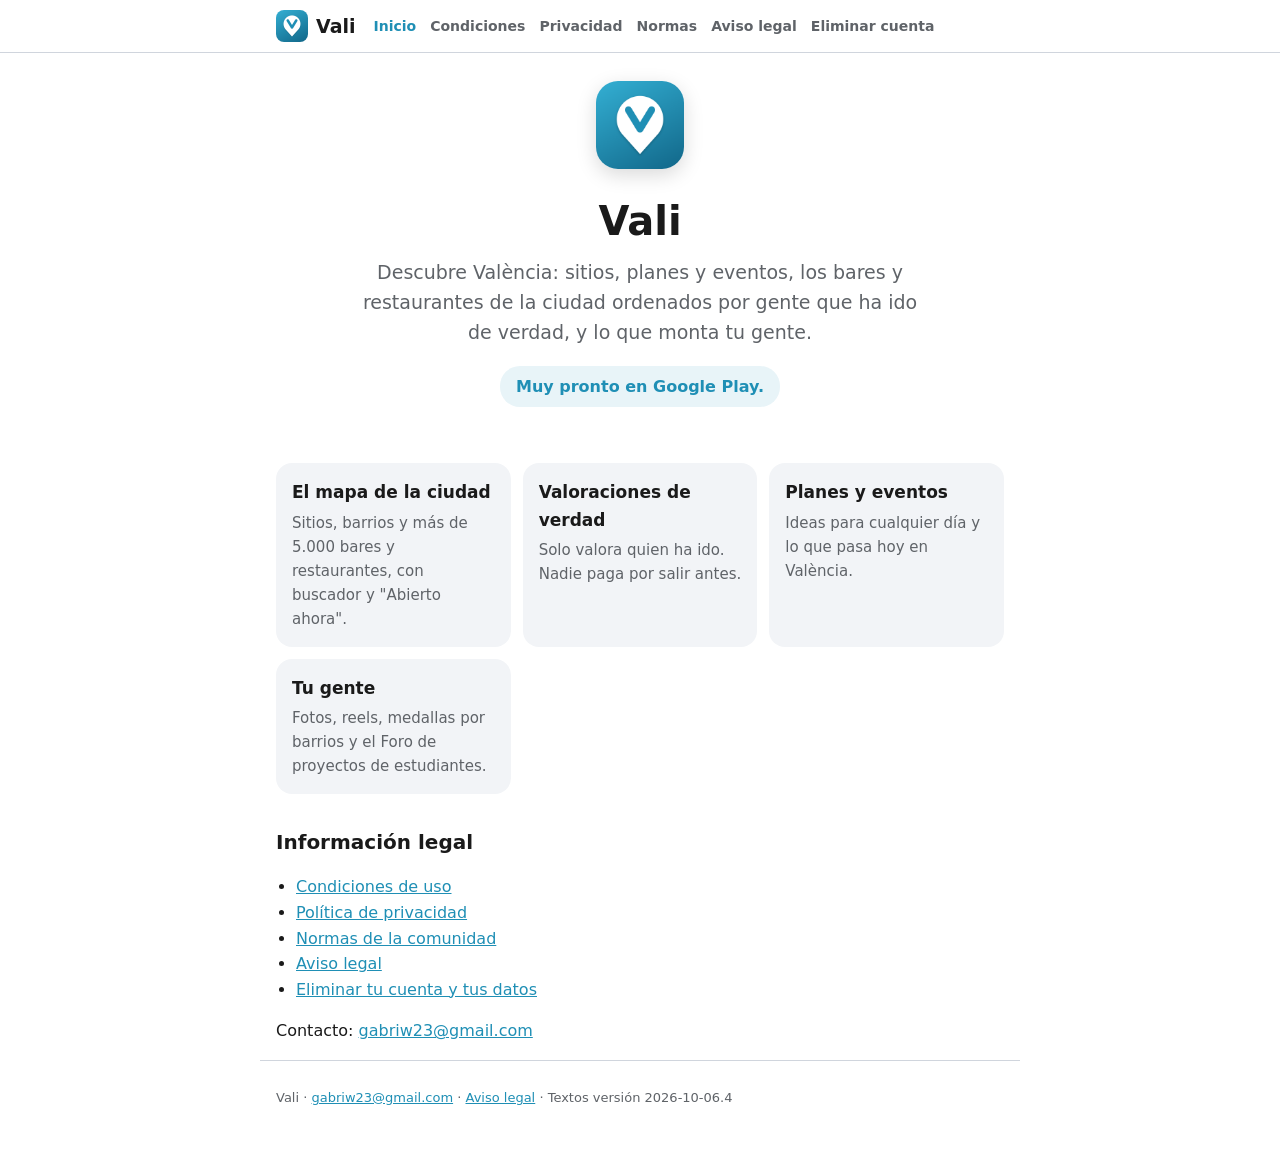
<file: index.html>
<!doctype html>
<html lang="es">
<head>
  <meta charset="utf-8">
  <meta name="viewport" content="width=device-width, initial-scale=1">
  <title>Descubre València · Vali</title>
  <meta name="description" content="Vali: la app para descubrir València.">
  <link rel="icon" href="icon.png">
  <link rel="stylesheet" href="style.css">
</head>
<body>
  <header class="top">
    <div class="wrap">
      <a class="brand" href="index.html"><img src="icon.png" alt="" width="32" height="32"><span>Vali</span></a>
      <nav aria-label="Secciones">
        <a href="index.html" aria-current="page">Inicio</a>
        <a href="condiciones.html">Condiciones</a>
        <a href="privacidad.html">Privacidad</a>
        <a href="normas.html">Normas</a>
        <a href="aviso-legal.html">Aviso legal</a>
        <a href="borrar-cuenta.html">Eliminar cuenta</a>
      </nav>
    </div>
  </header>
  <main class="wrap">
    
<section class="hero">
  <img src="icon.png" alt="" width="88" height="88">
  <h1>Vali</h1>
  <p class="lead">Descubre València: sitios, planes y eventos, los bares y restaurantes de la ciudad ordenados por gente que ha ido de verdad, y lo que monta tu gente.</p>
  <p class="soon">Muy pronto en Google Play.</p>
</section>
<section class="cards">
  <div class="card"><h2>El mapa de la ciudad</h2><p>Sitios, barrios y más de 5.000 bares y restaurantes, con buscador y "Abierto ahora".</p></div>
  <div class="card"><h2>Valoraciones de verdad</h2><p>Solo valora quien ha ido. Nadie paga por salir antes.</p></div>
  <div class="card"><h2>Planes y eventos</h2><p>Ideas para cualquier día y lo que pasa hoy en València.</p></div>
  <div class="card"><h2>Tu gente</h2><p>Fotos, reels, medallas por barrios y el Foro de proyectos de estudiantes.</p></div>
</section>
<section class="legal-links">
  <h2>Información legal</h2>
  <ul>
    <li><a href="condiciones.html">Condiciones de uso</a></li>
    <li><a href="privacidad.html">Política de privacidad</a></li>
    <li><a href="normas.html">Normas de la comunidad</a></li>
    <li><a href="aviso-legal.html">Aviso legal</a></li>
    <li><a href="borrar-cuenta.html">Eliminar tu cuenta y tus datos</a></li>
  </ul>
  <p>Contacto: <a href="mailto:gabriw23@gmail.com">gabriw23@gmail.com</a></p>
</section>

  </main>
  <footer class="wrap foot">
    <p>Vali · <a href="mailto:gabriw23@gmail.com">gabriw23@gmail.com</a> · <a href="aviso-legal.html">Aviso legal</a> · Textos versión 2026-10-06.4</p>
  </footer>
</body>
</html>
</file>
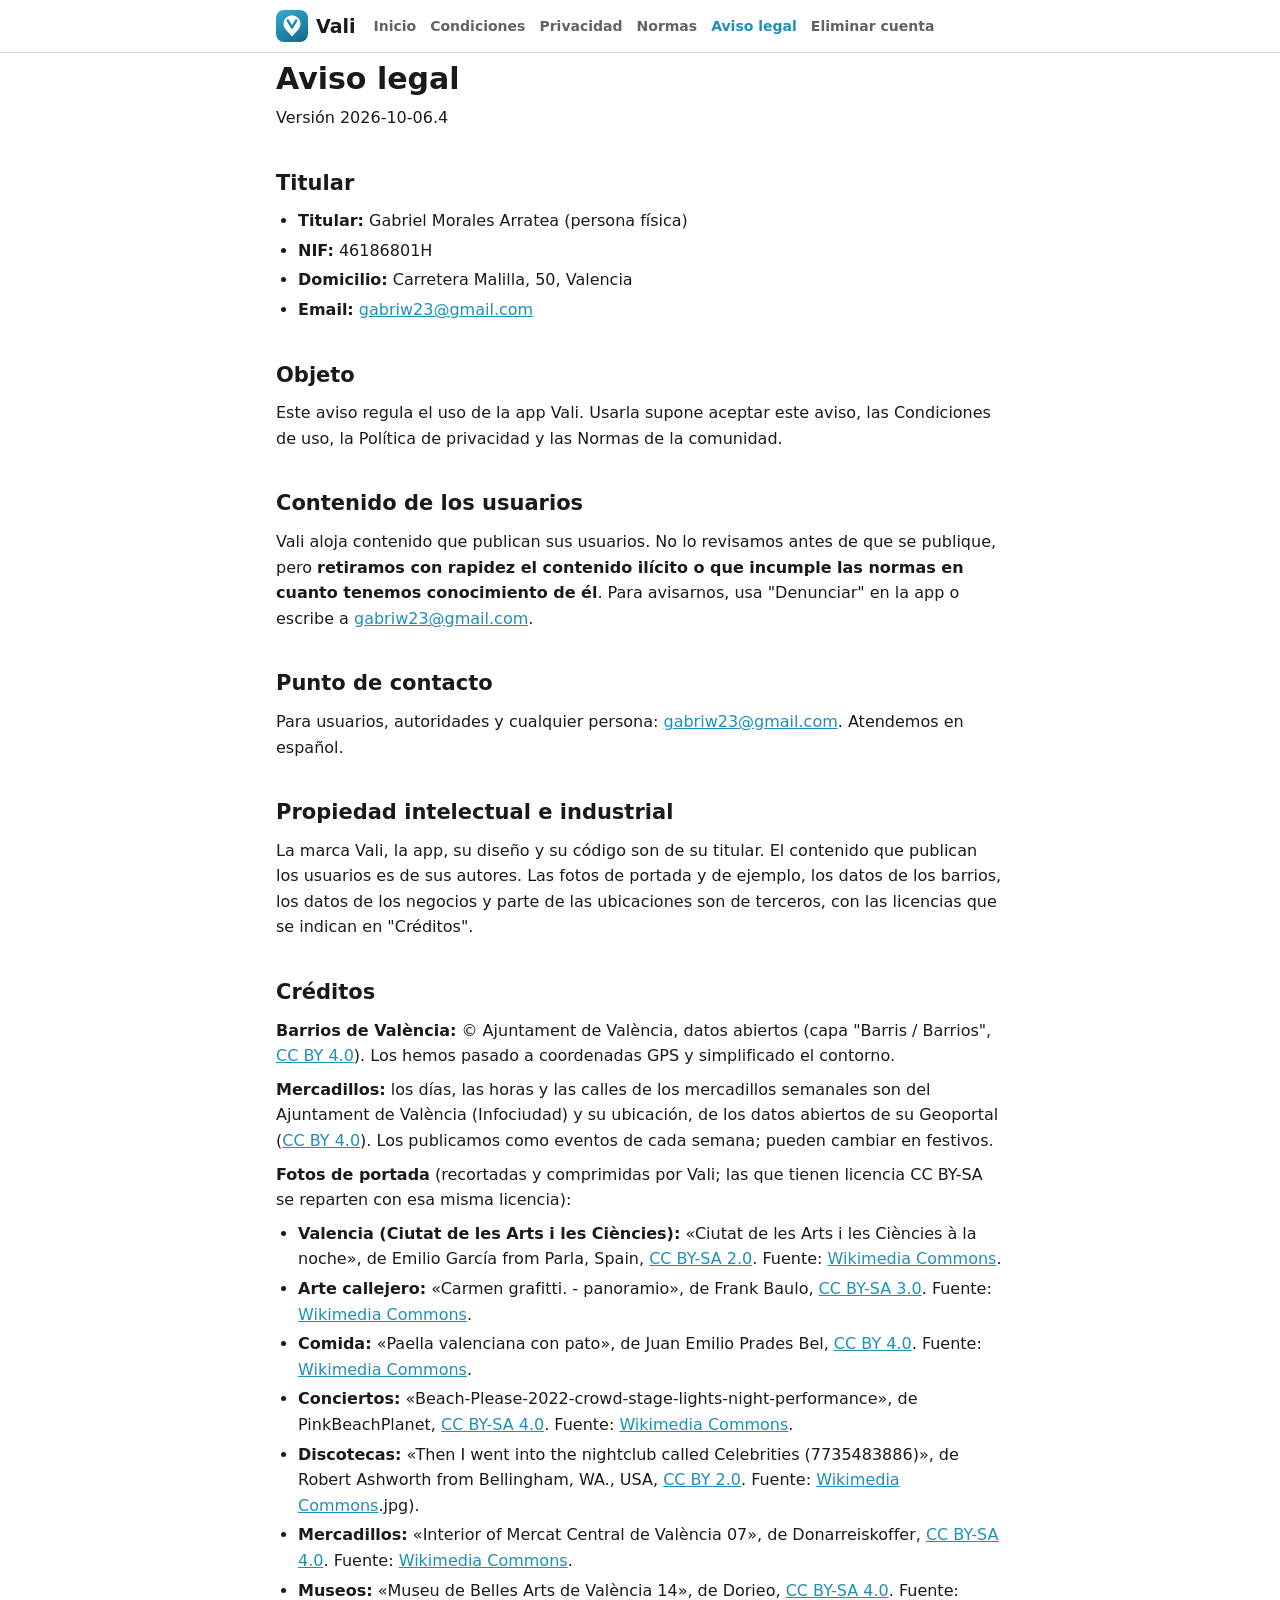
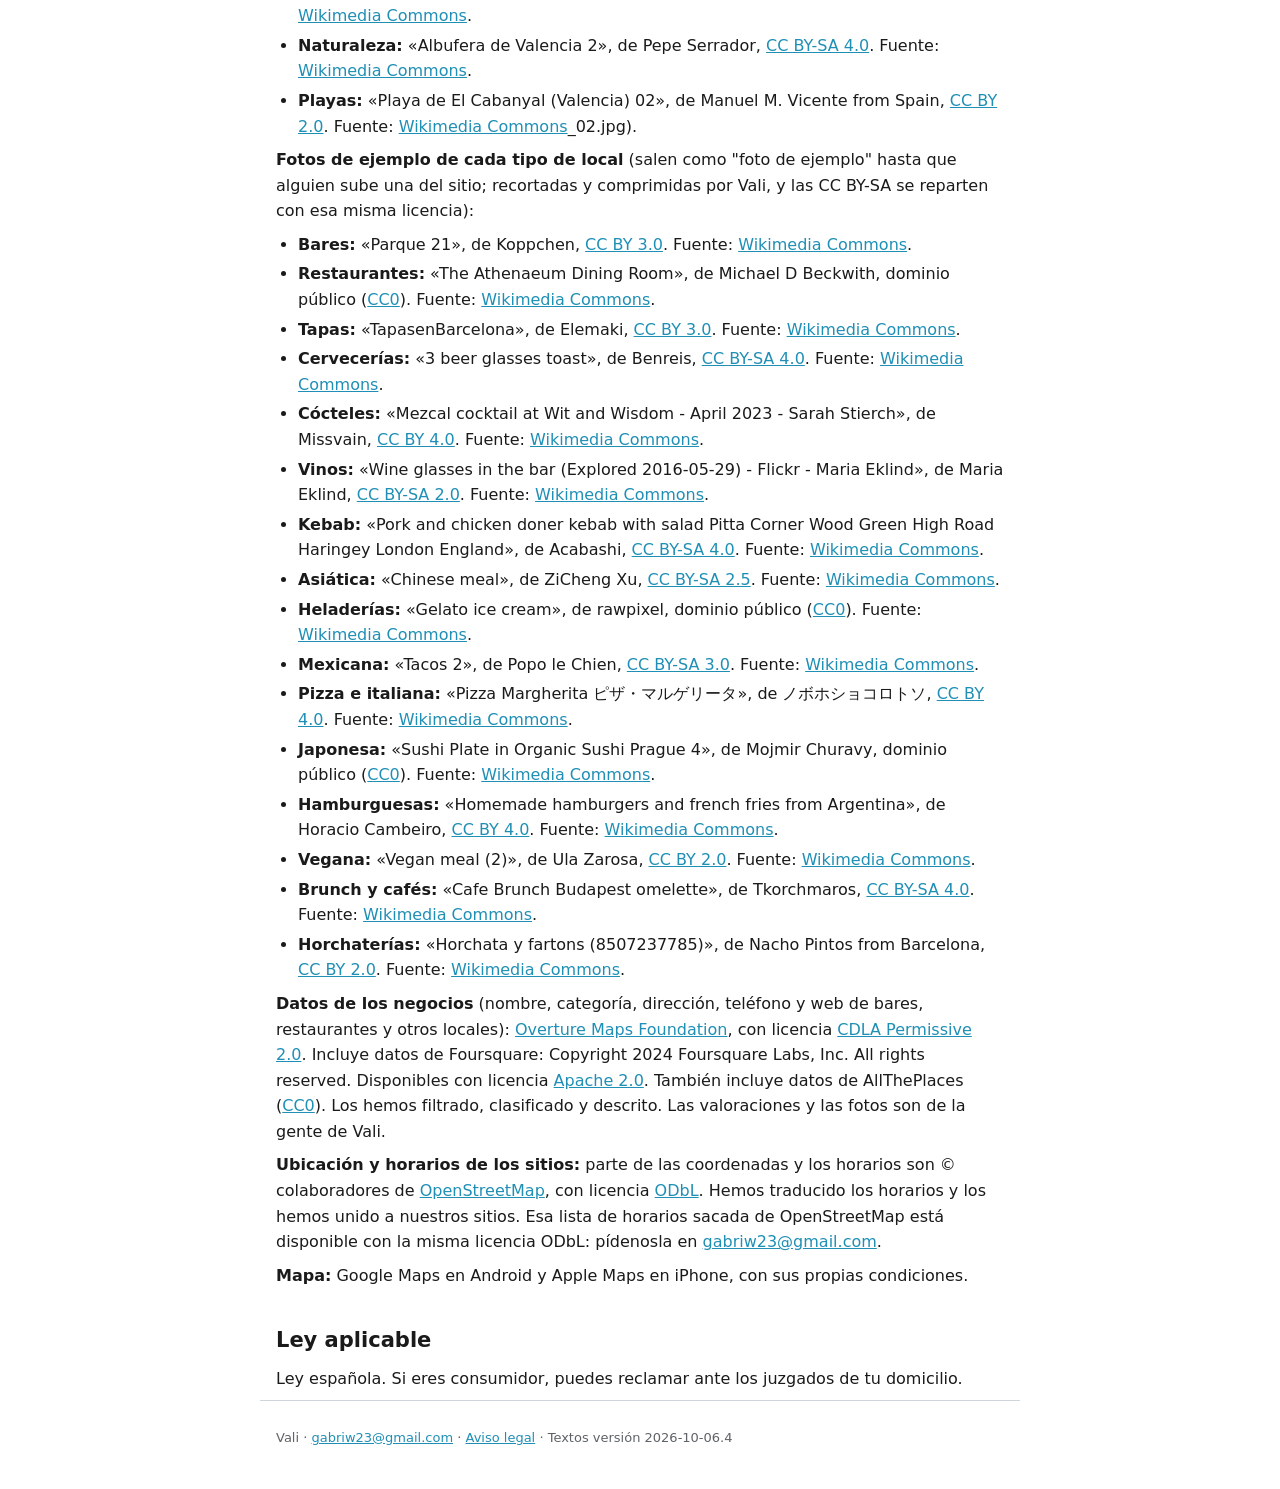
<file: aviso-legal.html>
<!doctype html>
<html lang="es">
<head>
  <meta charset="utf-8">
  <meta name="viewport" content="width=device-width, initial-scale=1">
  <title>Aviso legal · Vali</title>
  <meta name="description" content="Aviso legal de Vali, la app para descubrir València.">
  <meta name="robots" content="noindex, noarchive">
  <link rel="icon" href="icon.png">
  <link rel="stylesheet" href="style.css">
</head>
<body>
  <header class="top">
    <div class="wrap">
      <a class="brand" href="index.html"><img src="icon.png" alt="" width="32" height="32"><span>Vali</span></a>
      <nav aria-label="Secciones">
        <a href="index.html">Inicio</a>
        <a href="condiciones.html">Condiciones</a>
        <a href="privacidad.html">Privacidad</a>
        <a href="normas.html">Normas</a>
        <a href="aviso-legal.html" aria-current="page">Aviso legal</a>
        <a href="borrar-cuenta.html">Eliminar cuenta</a>
      </nav>
    </div>
  </header>
  <main class="wrap">
    <article class="doc">
<h1>Aviso legal</h1>
<p>Versión 2026-10-06.4</p>
<h2 id="titular">Titular</h2>
<ul><li>
<strong>Titular:</strong> Gabriel Morales Arratea (persona física)
</li><li>
<strong>NIF:</strong> 46186801H
</li><li>
<strong>Domicilio:</strong> Carretera Malilla, 50, Valencia
</li><li>
<strong>Email:</strong> <a href="mailto:gabriw23@gmail.com">gabriw23@gmail.com</a>
</li></ul>
<h2 id="objeto">Objeto</h2>
<p>Este aviso regula el uso de la app Vali. Usarla supone aceptar este aviso, las Condiciones de uso, la Política de privacidad y las Normas de la comunidad.</p>
<h2 id="contenido-de-los-usuarios">Contenido de los usuarios</h2>
<p>Vali aloja contenido que publican sus usuarios. No lo revisamos antes de que se publique, pero <strong>retiramos con rapidez el contenido ilícito o que incumple las normas en cuanto tenemos conocimiento de él</strong>. Para avisarnos, usa "Denunciar" en la app o escribe a <a href="mailto:gabriw23@gmail.com">gabriw23@gmail.com</a>.</p>
<h2 id="punto-de-contacto">Punto de contacto</h2>
<p>Para usuarios, autoridades y cualquier persona: <a href="mailto:gabriw23@gmail.com">gabriw23@gmail.com</a>. Atendemos en español.</p>
<h2 id="propiedad-intelectual-e-industrial">Propiedad intelectual e industrial</h2>
<p>La marca Vali, la app, su diseño y su código son de su titular. El contenido que publican los usuarios es de sus autores. Las fotos de portada y de ejemplo, los datos de los barrios, los datos de los negocios y parte de las ubicaciones son de terceros, con las licencias que se indican en "Créditos".</p>
<h2 id="creditos">Créditos</h2>
<p><strong>Barrios de València:</strong> © Ajuntament de València, datos abiertos (capa "Barris / Barrios", <a href="https://creativecommons.org/licenses/by/4.0/">CC BY 4.0</a>). Los hemos pasado a coordenadas GPS y simplificado el contorno.</p>
<p><strong>Mercadillos:</strong> los días, las horas y las calles de los mercadillos semanales son del Ajuntament de València (Infociudad) y su ubicación, de los datos abiertos de su Geoportal (<a href="https://creativecommons.org/licenses/by/4.0/">CC BY 4.0</a>). Los publicamos como eventos de cada semana; pueden cambiar en festivos.</p>
<p><strong>Fotos de portada</strong> (recortadas y comprimidas por Vali; las que tienen licencia CC BY-SA se reparten con esa misma licencia):</p>
<ul><li>
<strong>Valencia (Ciutat de les Arts i les Ciències):</strong> «Ciutat de les Arts i les Ciències à la noche», de Emilio García from Parla, Spain, <a href="https://creativecommons.org/licenses/by-sa/2.0">CC BY-SA 2.0</a>. Fuente: <a href="https://commons.wikimedia.org/wiki/File:Ciutat_de_les_Arts_i_les_Ci%C3%A8ncies_%C3%A0_la_noche.jpg">Wikimedia Commons</a>.
</li><li>
<strong>Arte callejero:</strong> «Carmen grafitti. - panoramio», de Frank Baulo, <a href="https://creativecommons.org/licenses/by-sa/3.0">CC BY-SA 3.0</a>. Fuente: <a href="https://commons.wikimedia.org/wiki/File:Carmen_grafitti._-_panoramio.jpg">Wikimedia Commons</a>.
</li><li>
<strong>Comida:</strong> «Paella valenciana con pato», de Juan Emilio Prades Bel, <a href="https://creativecommons.org/licenses/by/4.0">CC BY 4.0</a>. Fuente: <a href="https://commons.wikimedia.org/wiki/File:Paella_valenciana_con_pato.jpg">Wikimedia Commons</a>.
</li><li>
<strong>Conciertos:</strong> «Beach-Please-2022-crowd-stage-lights-night-performance», de PinkBeachPlanet, <a href="https://creativecommons.org/licenses/by-sa/4.0">CC BY-SA 4.0</a>. Fuente: <a href="https://commons.wikimedia.org/wiki/File:Beach-Please-2022-crowd-stage-lights-night-performance.jpg">Wikimedia Commons</a>.
</li><li>
<strong>Discotecas:</strong> «Then I went into the nightclub called Celebrities (7735483886)», de Robert Ashworth from Bellingham, WA., USA, <a href="https://creativecommons.org/licenses/by/2.0">CC BY 2.0</a>. Fuente: <a href="https://commons.wikimedia.org/wiki/File:Then_I_went_into_the_nightclub_called_Celebrities_(7735483886">Wikimedia Commons</a>.jpg).
</li><li>
<strong>Mercadillos:</strong> «Interior of Mercat Central de València 07», de Donarreiskoffer, <a href="https://creativecommons.org/licenses/by-sa/4.0">CC BY-SA 4.0</a>. Fuente: <a href="https://commons.wikimedia.org/wiki/File:Interior_of_Mercat_Central_de_Val%C3%A8ncia_07.jpg">Wikimedia Commons</a>.
</li><li>
<strong>Museos:</strong> «Museu de Belles Arts de València 14», de Dorieo, <a href="https://creativecommons.org/licenses/by-sa/4.0">CC BY-SA 4.0</a>. Fuente: <a href="https://commons.wikimedia.org/wiki/File:Museu_de_Belles_Arts_de_Val%C3%A8ncia_14.JPG">Wikimedia Commons</a>.
</li><li>
<strong>Naturaleza:</strong> «Albufera de Valencia 2», de Pepe Serrador, <a href="https://creativecommons.org/licenses/by-sa/4.0">CC BY-SA 4.0</a>. Fuente: <a href="https://commons.wikimedia.org/wiki/File:Albufera_de_Valencia_2.jpg">Wikimedia Commons</a>.
</li><li>
<strong>Playas:</strong> «Playa de El Cabanyal (Valencia) 02», de Manuel M. Vicente from Spain, <a href="https://creativecommons.org/licenses/by/2.0">CC BY 2.0</a>. Fuente: <a href="https://commons.wikimedia.org/wiki/File:Playa_de_El_Cabanyal_(Valencia">Wikimedia Commons</a>_02.jpg).
</li></ul>
<p><strong>Fotos de ejemplo de cada tipo de local</strong> (salen como "foto de ejemplo" hasta que alguien sube una del sitio; recortadas y comprimidas por Vali, y las CC BY-SA se reparten con esa misma licencia):</p>
<ul><li>
<strong>Bares:</strong> «Parque 21», de Koppchen, <a href="https://creativecommons.org/licenses/by/3.0">CC BY 3.0</a>. Fuente: <a href="https://commons.wikimedia.org/wiki/File:Parque_21.jpg">Wikimedia Commons</a>.
</li><li>
<strong>Restaurantes:</strong> «The Athenaeum Dining Room», de Michael D Beckwith, dominio público (<a href="https://creativecommons.org/publicdomain/zero/1.0/deed.en">CC0</a>). Fuente: <a href="https://commons.wikimedia.org/wiki/File:The_Athenaeum_Dining_Room.jpg">Wikimedia Commons</a>.
</li><li>
<strong>Tapas:</strong> «TapasenBarcelona», de Elemaki, <a href="https://creativecommons.org/licenses/by/3.0">CC BY 3.0</a>. Fuente: <a href="https://commons.wikimedia.org/wiki/File:TapasenBarcelona.JPG">Wikimedia Commons</a>.
</li><li>
<strong>Cervecerías:</strong> «3 beer glasses toast», de Benreis, <a href="https://creativecommons.org/licenses/by-sa/4.0">CC BY-SA 4.0</a>. Fuente: <a href="https://commons.wikimedia.org/wiki/File:3_beer_glasses_toast.jpg">Wikimedia Commons</a>.
</li><li>
<strong>Cócteles:</strong> «Mezcal cocktail at Wit and Wisdom - April 2023 - Sarah Stierch», de Missvain, <a href="https://creativecommons.org/licenses/by/4.0">CC BY 4.0</a>. Fuente: <a href="https://commons.wikimedia.org/wiki/File:Mezcal_cocktail_at_Wit_and_Wisdom_-_April_2023_-_Sarah_Stierch.jpg">Wikimedia Commons</a>.
</li><li>
<strong>Vinos:</strong> «Wine glasses in the bar (Explored 2016-05-29) - Flickr - Maria Eklind», de Maria Eklind, <a href="https://creativecommons.org/licenses/by-sa/2.0">CC BY-SA 2.0</a>. Fuente: <a href="https://commons.wikimedia.org/wiki/File:Wine_glasses_in_the_bar_%28Explored_2016-05-29%29_-_Flickr_-_Maria_Eklind.jpg">Wikimedia Commons</a>.
</li><li>
<strong>Kebab:</strong> «Pork and chicken doner kebab with salad Pitta Corner Wood Green High Road Haringey London England», de Acabashi, <a href="https://creativecommons.org/licenses/by-sa/4.0">CC BY-SA 4.0</a>. Fuente: <a href="https://commons.wikimedia.org/wiki/File:Pork_and_chicken_doner_kebab_with_salad_Pitta_Corner_Wood_Green_High_Road_Haringey_London_England.jpg">Wikimedia Commons</a>.
</li><li>
<strong>Asiática:</strong> «Chinese meal», de ZiCheng Xu, <a href="https://creativecommons.org/licenses/by-sa/2.5">CC BY-SA 2.5</a>. Fuente: <a href="https://commons.wikimedia.org/wiki/File:Chinese_meal.jpg">Wikimedia Commons</a>.
</li><li>
<strong>Heladerías:</strong> «Gelato ice cream», de rawpixel, dominio público (<a href="https://creativecommons.org/publicdomain/zero/1.0/deed.en">CC0</a>). Fuente: <a href="https://commons.wikimedia.org/wiki/File:Gelato_ice_cream.jpg">Wikimedia Commons</a>.
</li><li>
<strong>Mexicana:</strong> «Tacos 2», de Popo le Chien, <a href="https://creativecommons.org/licenses/by-sa/3.0">CC BY-SA 3.0</a>. Fuente: <a href="https://commons.wikimedia.org/wiki/File:Tacos_2.jpg">Wikimedia Commons</a>.
</li><li>
<strong>Pizza e italiana:</strong> «Pizza Margherita ピザ・マルゲリータ», de ノボホショコロトソ, <a href="https://creativecommons.org/licenses/by/4.0">CC BY 4.0</a>. Fuente: <a href="https://commons.wikimedia.org/wiki/File:Pizza_Margherita_%E3%83%94%E3%82%B6%E3%83%BB%E3%83%9E%E3%83%AB%E3%82%B2%E3%83%AA%E3%83%BC%E3%82%BF.jpg">Wikimedia Commons</a>.
</li><li>
<strong>Japonesa:</strong> «Sushi Plate in Organic Sushi Prague 4», de Mojmir Churavy, dominio público (<a href="https://creativecommons.org/publicdomain/zero/1.0/deed.en">CC0</a>). Fuente: <a href="https://commons.wikimedia.org/wiki/File:Sushi_Plate_in_Organic_Sushi_Prague_4.jpg">Wikimedia Commons</a>.
</li><li>
<strong>Hamburguesas:</strong> «Homemade hamburgers and french fries from Argentina», de Horacio Cambeiro, <a href="https://creativecommons.org/licenses/by/4.0">CC BY 4.0</a>. Fuente: <a href="https://commons.wikimedia.org/wiki/File:Homemade_hamburgers_and_french_fries_from_Argentina.jpg">Wikimedia Commons</a>.
</li><li>
<strong>Vegana:</strong> «Vegan meal (2)», de Ula Zarosa, <a href="https://creativecommons.org/licenses/by/2.0">CC BY 2.0</a>. Fuente: <a href="https://commons.wikimedia.org/wiki/File:Vegan_meal_%282%29.jpg">Wikimedia Commons</a>.
</li><li>
<strong>Brunch y cafés:</strong> «Cafe Brunch Budapest omelette», de Tkorchmaros, <a href="https://creativecommons.org/licenses/by-sa/4.0">CC BY-SA 4.0</a>. Fuente: <a href="https://commons.wikimedia.org/wiki/File:Cafe_Brunch_Budapest_omelette.jpg">Wikimedia Commons</a>.
</li><li>
<strong>Horchaterías:</strong> «Horchata y fartons (8507237785)», de Nacho Pintos from Barcelona, <a href="https://creativecommons.org/licenses/by/2.0">CC BY 2.0</a>. Fuente: <a href="https://commons.wikimedia.org/wiki/File:Horchata_y_fartons_%288507237785%29.jpg">Wikimedia Commons</a>.
</li></ul>
<p><strong>Datos de los negocios</strong> (nombre, categoría, dirección, teléfono y web de bares, restaurantes y otros locales): <a href="https://overturemaps.org">Overture Maps Foundation</a>, con licencia <a href="https://cdla.dev/permissive-2-0/">CDLA Permissive 2.0</a>. Incluye datos de Foursquare: Copyright 2024 Foursquare Labs, Inc. All rights reserved. Disponibles con licencia <a href="https://www.apache.org/licenses/LICENSE-2.0">Apache 2.0</a>. También incluye datos de AllThePlaces (<a href="https://creativecommons.org/publicdomain/zero/1.0/">CC0</a>). Los hemos filtrado, clasificado y descrito. Las valoraciones y las fotos son de la gente de Vali.</p>
<p><strong>Ubicación y horarios de los sitios:</strong> parte de las coordenadas y los horarios son © colaboradores de <a href="https://www.openstreetmap.org/copyright">OpenStreetMap</a>, con licencia <a href="https://opendatacommons.org/licenses/odbl/">ODbL</a>. Hemos traducido los horarios y los hemos unido a nuestros sitios. Esa lista de horarios sacada de OpenStreetMap está disponible con la misma licencia ODbL: pídenosla en <a href="mailto:gabriw23@gmail.com">gabriw23@gmail.com</a>.</p>
<p><strong>Mapa:</strong> Google Maps en Android y Apple Maps en iPhone, con sus propias condiciones.</p>
<h2 id="ley-aplicable">Ley aplicable</h2>
<p>Ley española. Si eres consumidor, puedes reclamar ante los juzgados de tu domicilio.</p>
</article>
  </main>
  <footer class="wrap foot">
    <p>Vali · <a href="mailto:gabriw23@gmail.com">gabriw23@gmail.com</a> · <a href="aviso-legal.html">Aviso legal</a> · Textos versión 2026-10-06.4</p>
  </footer>
</body>
</html>
</file>
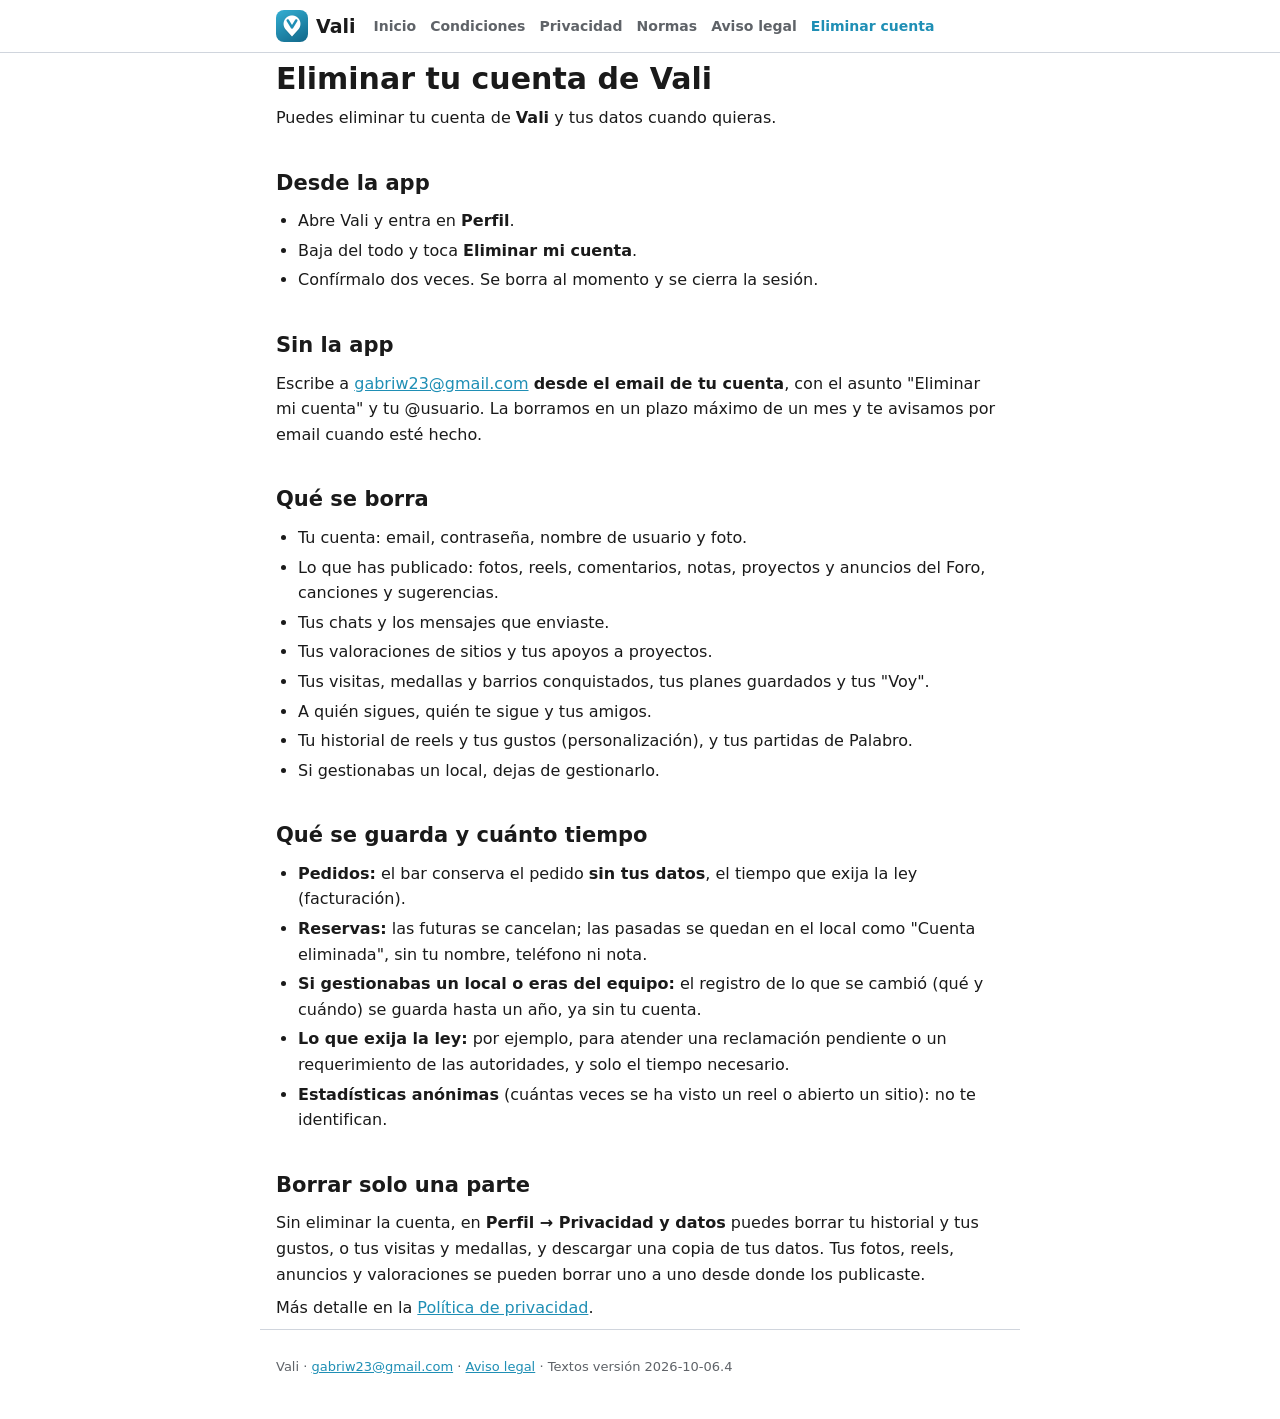
<file: borrar-cuenta.html>
<!doctype html>
<html lang="es">
<head>
  <meta charset="utf-8">
  <meta name="viewport" content="width=device-width, initial-scale=1">
  <title>Eliminar tu cuenta de Vali · Vali</title>
  <meta name="description" content="Cómo eliminar tu cuenta de Vali y qué datos se borran.">
  <link rel="icon" href="icon.png">
  <link rel="stylesheet" href="style.css">
</head>
<body>
  <header class="top">
    <div class="wrap">
      <a class="brand" href="index.html"><img src="icon.png" alt="" width="32" height="32"><span>Vali</span></a>
      <nav aria-label="Secciones">
        <a href="index.html">Inicio</a>
        <a href="condiciones.html">Condiciones</a>
        <a href="privacidad.html">Privacidad</a>
        <a href="normas.html">Normas</a>
        <a href="aviso-legal.html">Aviso legal</a>
        <a href="borrar-cuenta.html" aria-current="page">Eliminar cuenta</a>
      </nav>
    </div>
  </header>
  <main class="wrap">
    <article class="doc">
<h1>Eliminar tu cuenta de Vali</h1>
<p>Puedes eliminar tu cuenta de <strong>Vali</strong> y tus datos cuando quieras.</p>
<h2 id="desde-la-app">Desde la app</h2>
<ul><li>
Abre Vali y entra en <strong>Perfil</strong>.
</li><li>
Baja del todo y toca <strong>Eliminar mi cuenta</strong>.
</li><li>
Confírmalo dos veces. Se borra al momento y se cierra la sesión.
</li></ul>
<h2 id="sin-la-app">Sin la app</h2>
<p>Escribe a <a href="mailto:gabriw23@gmail.com">gabriw23@gmail.com</a> <strong>desde el email de tu cuenta</strong>, con el asunto "Eliminar mi cuenta" y tu @usuario. La borramos en un plazo máximo de un mes y te avisamos por email cuando esté hecho.</p>
<h2 id="que-se-borra">Qué se borra</h2>
<ul><li>
Tu cuenta: email, contraseña, nombre de usuario y foto.
</li><li>
Lo que has publicado: fotos, reels, comentarios, notas, proyectos y anuncios del Foro, canciones y sugerencias.
</li><li>
Tus chats y los mensajes que enviaste.
</li><li>
Tus valoraciones de sitios y tus apoyos a proyectos.
</li><li>
Tus visitas, medallas y barrios conquistados, tus planes guardados y tus "Voy".
</li><li>
A quién sigues, quién te sigue y tus amigos.
</li><li>
Tu historial de reels y tus gustos (personalización), y tus partidas de Palabro.
</li><li>
Si gestionabas un local, dejas de gestionarlo.
</li></ul>
<h2 id="que-se-guarda-y-cuanto-tiempo">Qué se guarda y cuánto tiempo</h2>
<ul><li>
<strong>Pedidos:</strong> el bar conserva el pedido <strong>sin tus datos</strong>, el tiempo que exija la ley (facturación).
</li><li>
<strong>Reservas:</strong> las futuras se cancelan; las pasadas se quedan en el local como "Cuenta eliminada", sin tu nombre, teléfono ni nota.
</li><li>
<strong>Si gestionabas un local o eras del equipo:</strong> el registro de lo que se cambió (qué y cuándo) se guarda hasta un año, ya sin tu cuenta.
</li><li>
<strong>Lo que exija la ley:</strong> por ejemplo, para atender una reclamación pendiente o un requerimiento de las autoridades, y solo el tiempo necesario.
</li><li>
<strong>Estadísticas anónimas</strong> (cuántas veces se ha visto un reel o abierto un sitio): no te identifican.
</li></ul>
<h2 id="borrar-solo-una-parte">Borrar solo una parte</h2>
<p>Sin eliminar la cuenta, en <strong>Perfil → Privacidad y datos</strong> puedes borrar tu historial y tus gustos, o tus visitas y medallas, y descargar una copia de tus datos. Tus fotos, reels, anuncios y valoraciones se pueden borrar uno a uno desde donde los publicaste.</p>
<p>Más detalle en la <a href="privacidad.html">Política de privacidad</a>.</p>
</article>
  </main>
  <footer class="wrap foot">
    <p>Vali · <a href="mailto:gabriw23@gmail.com">gabriw23@gmail.com</a> · <a href="aviso-legal.html">Aviso legal</a> · Textos versión 2026-10-06.4</p>
  </footer>
</body>
</html>
</file>
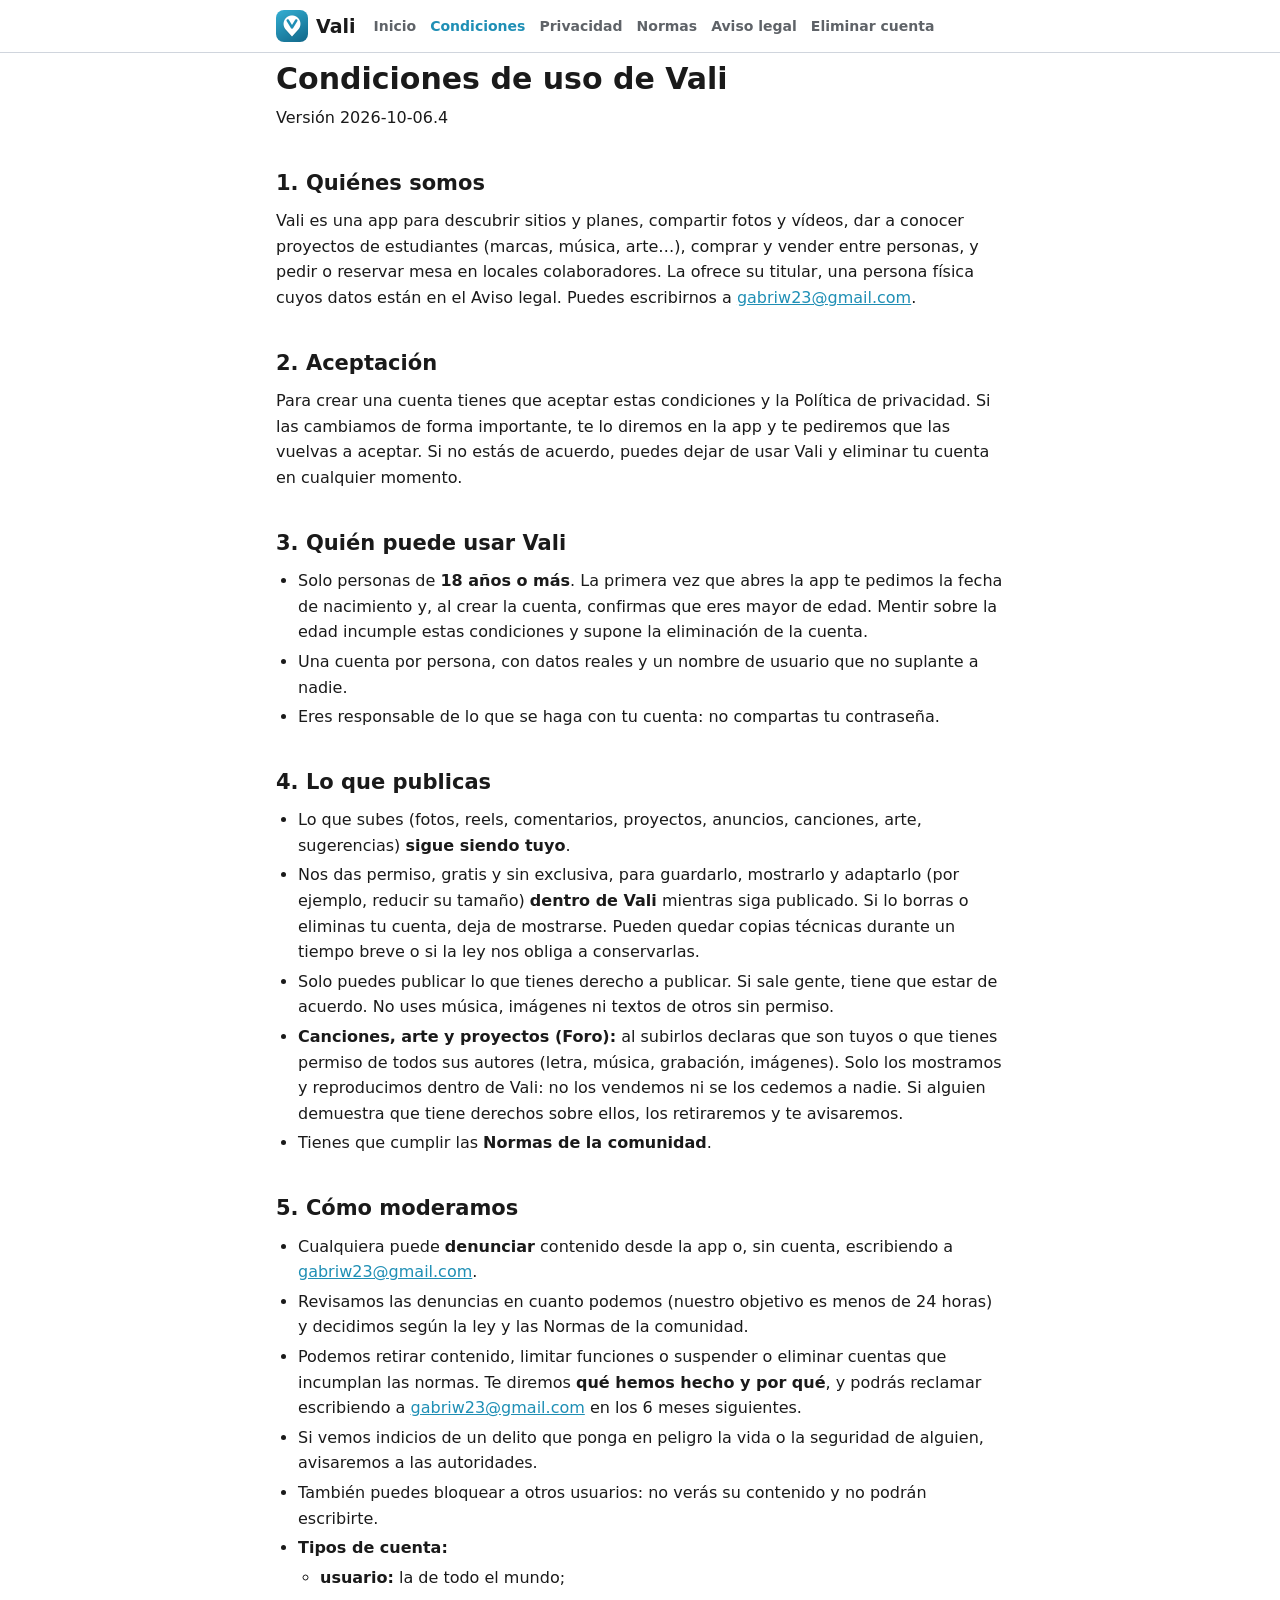
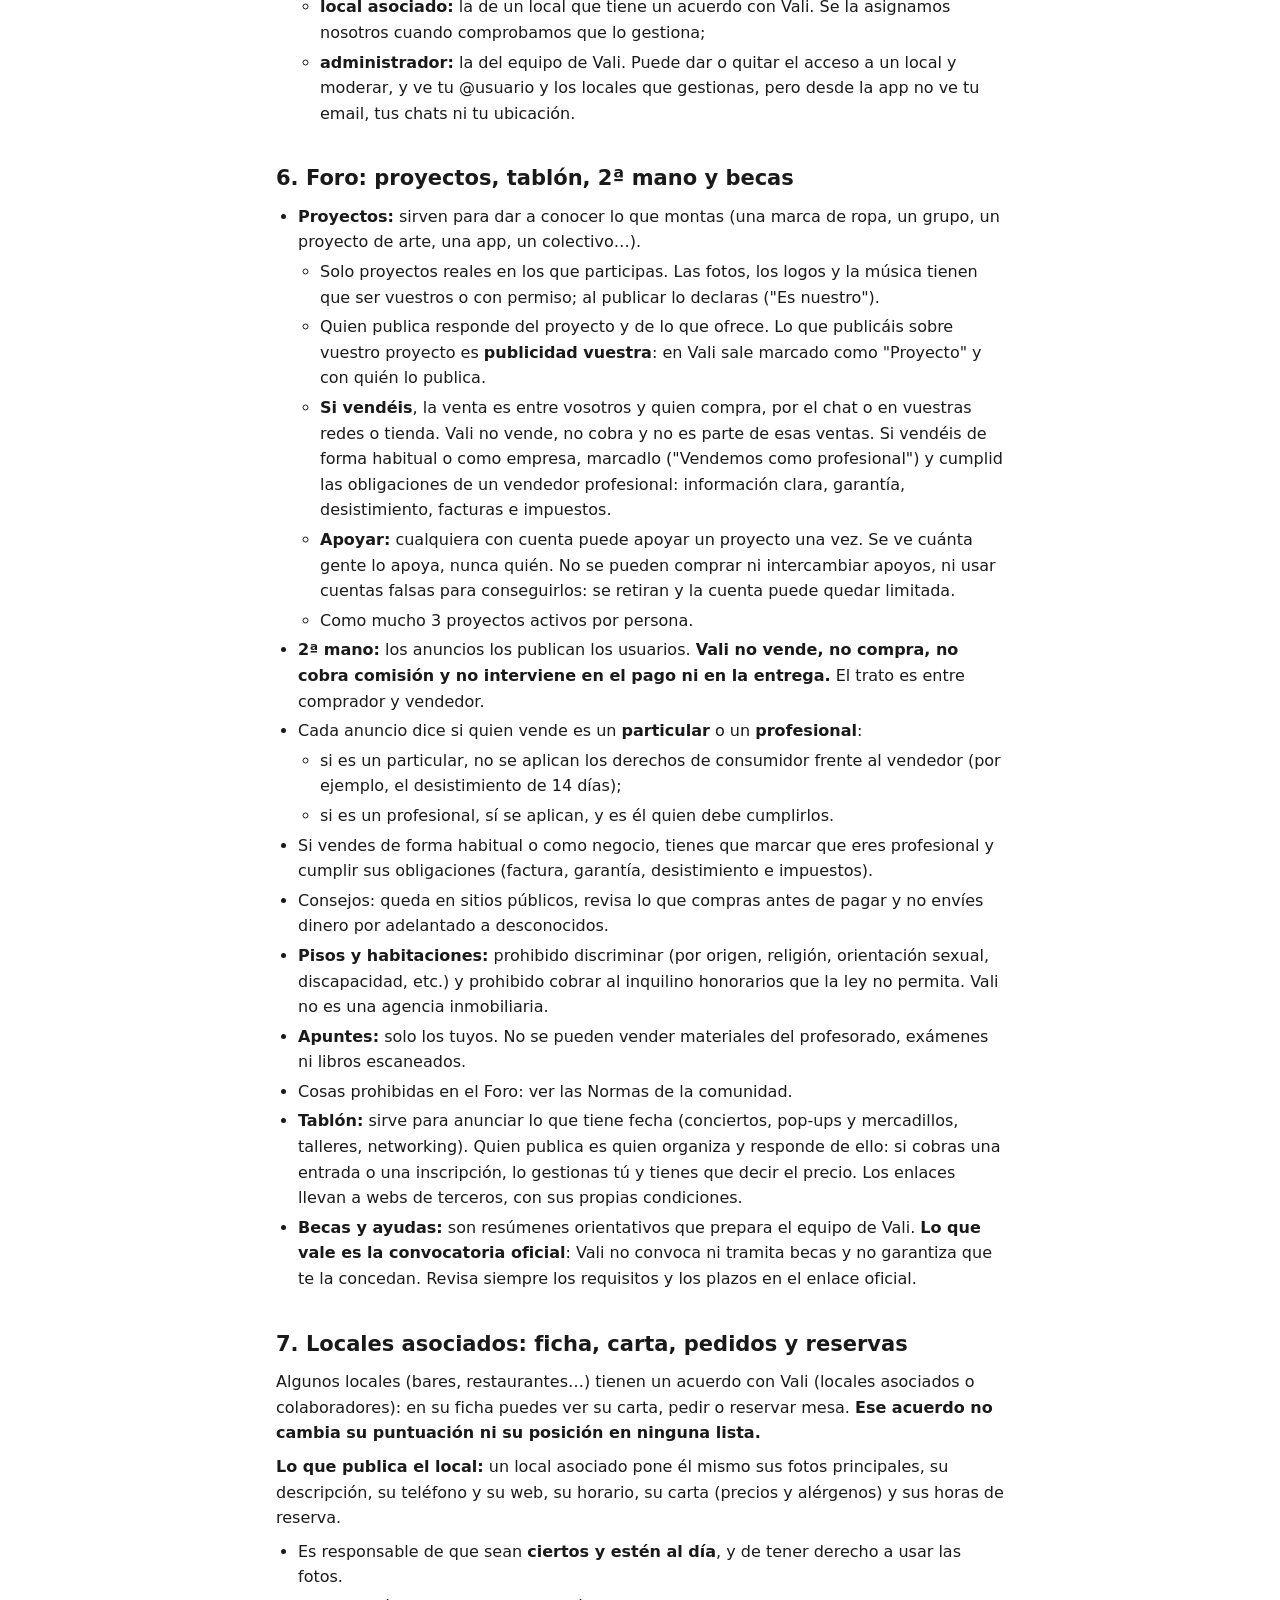
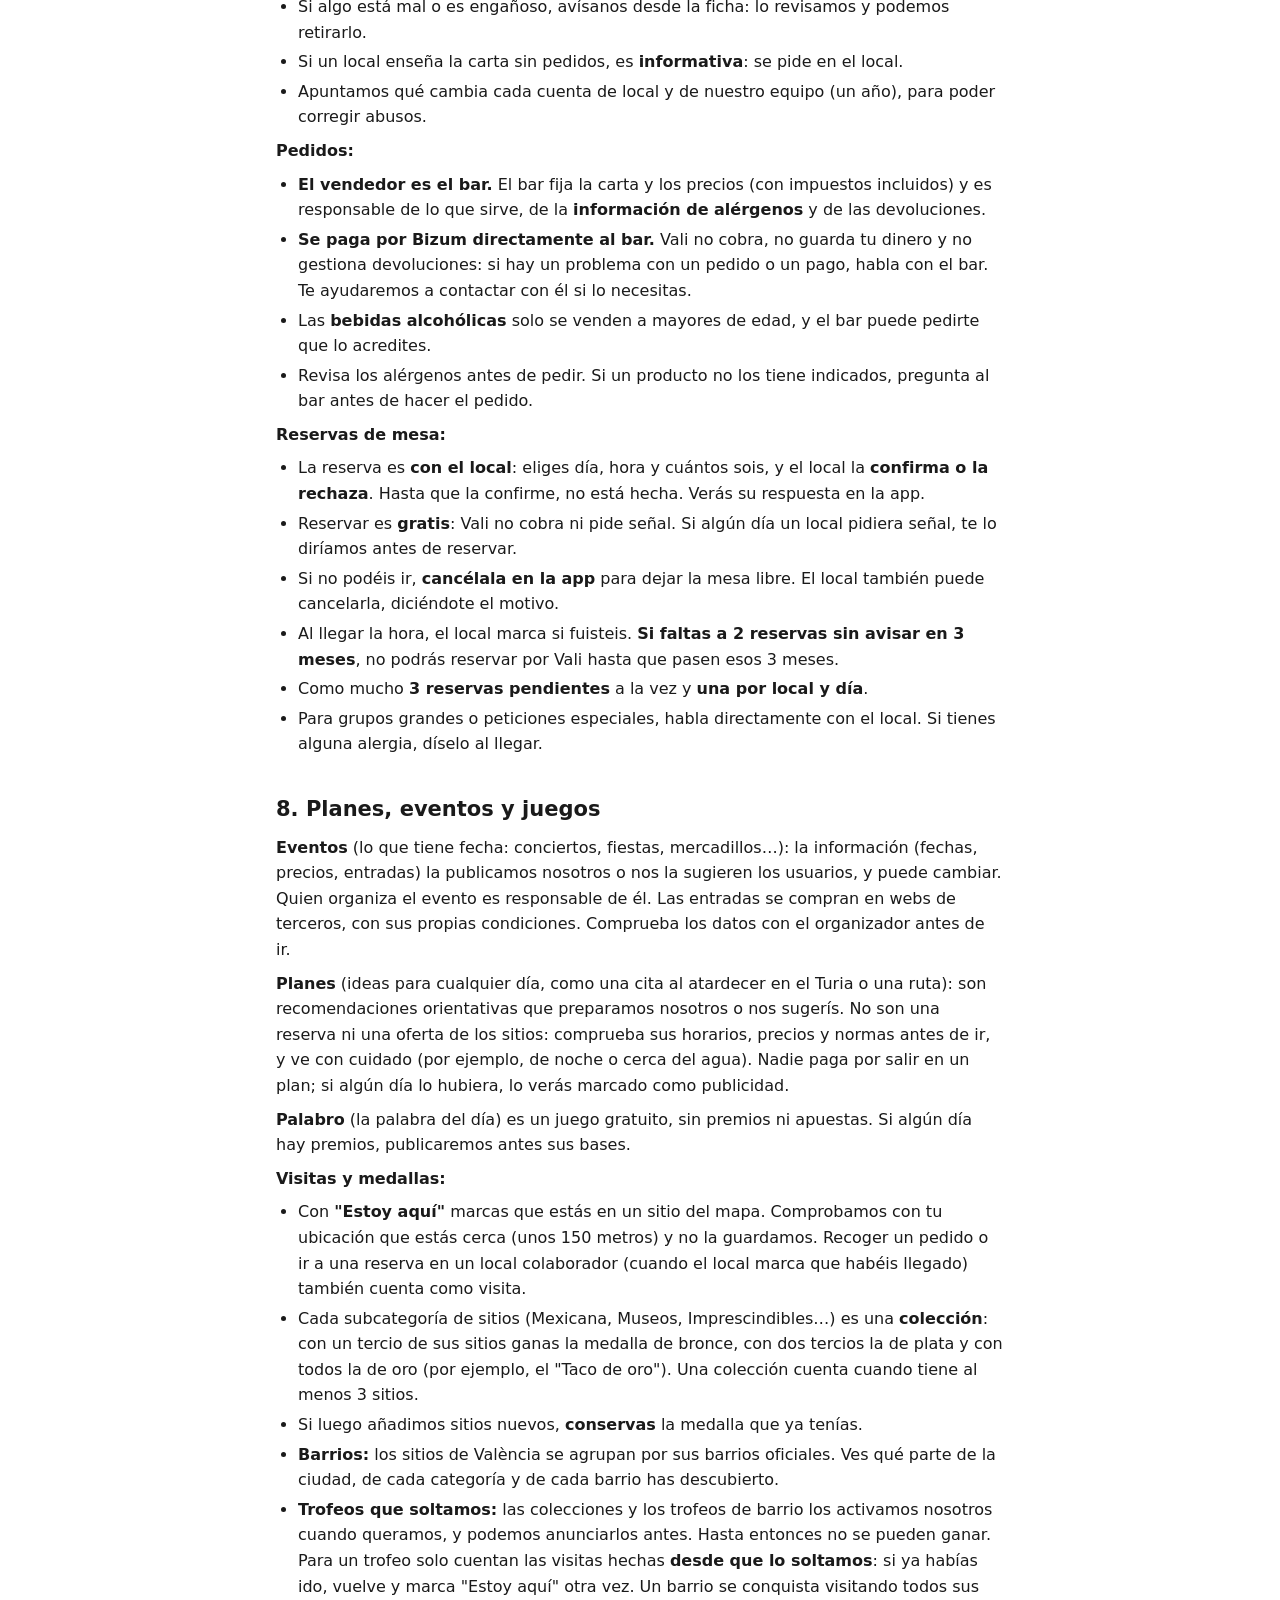
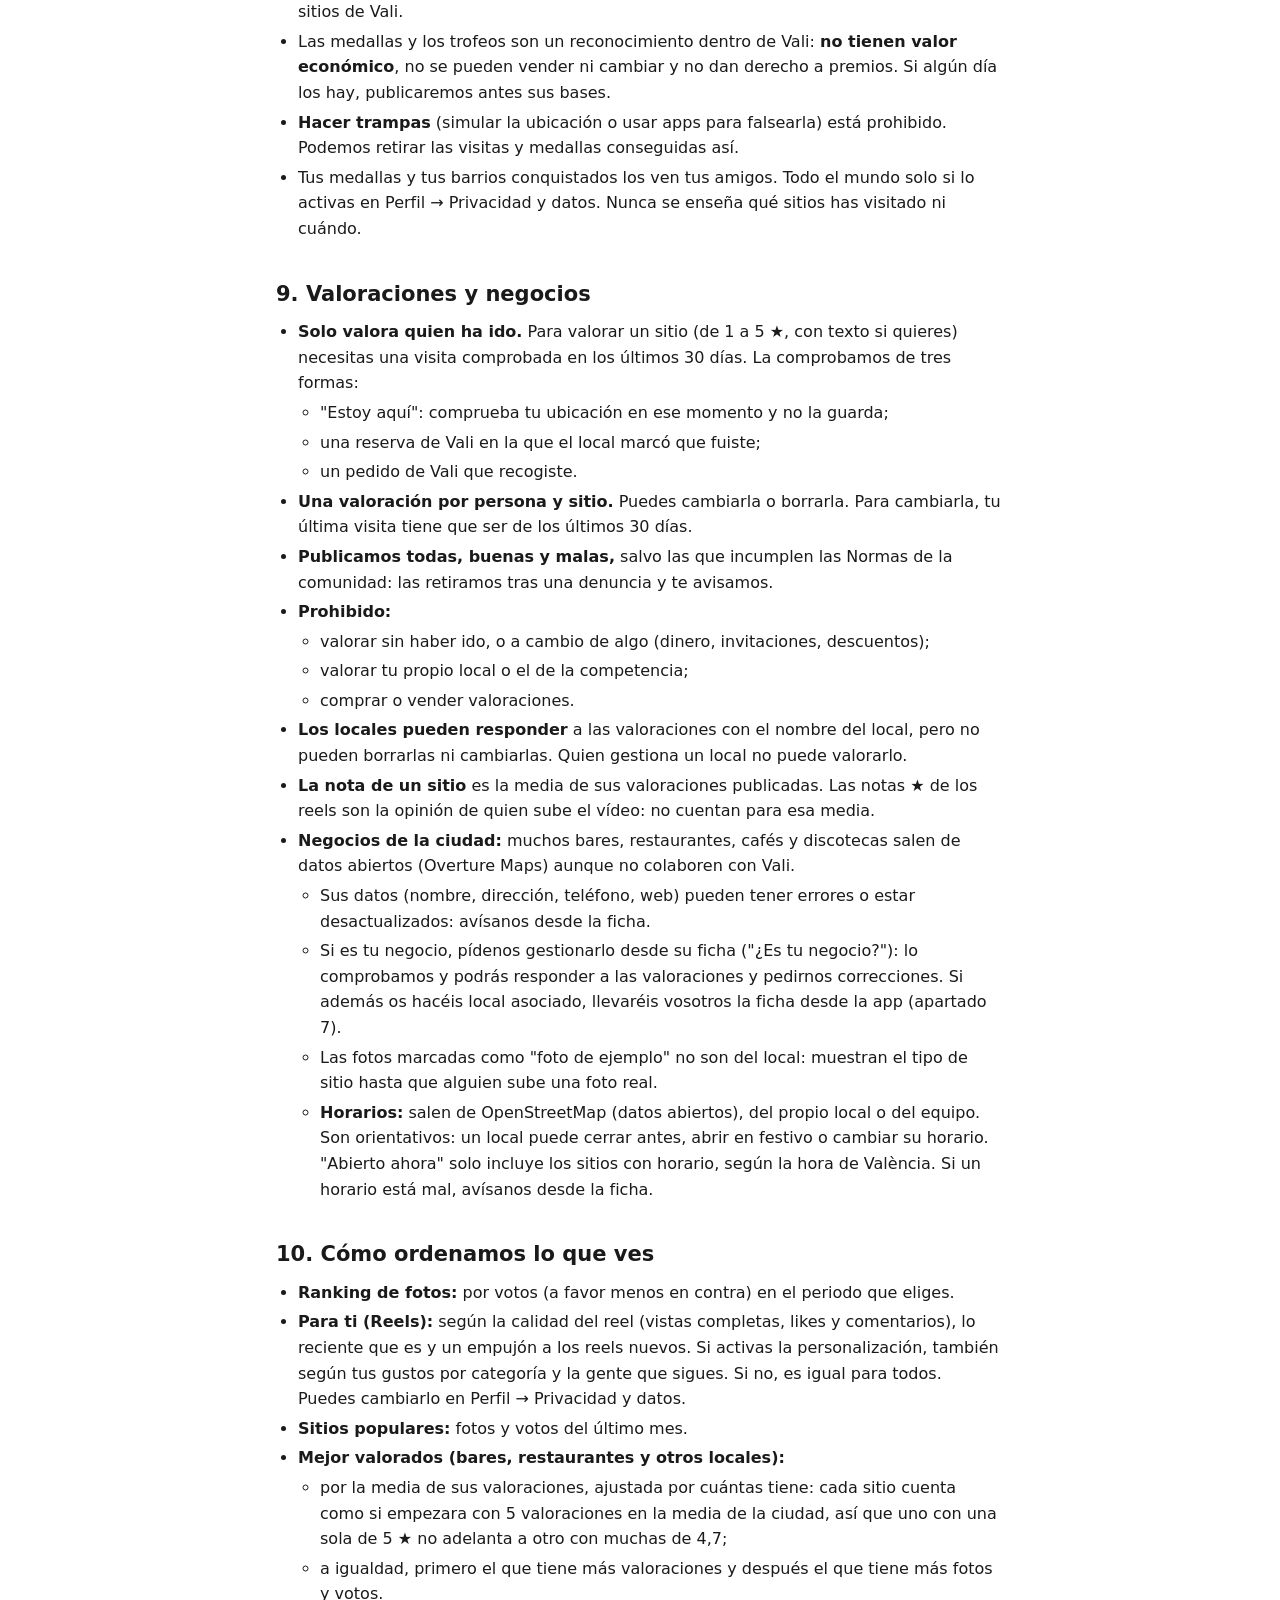
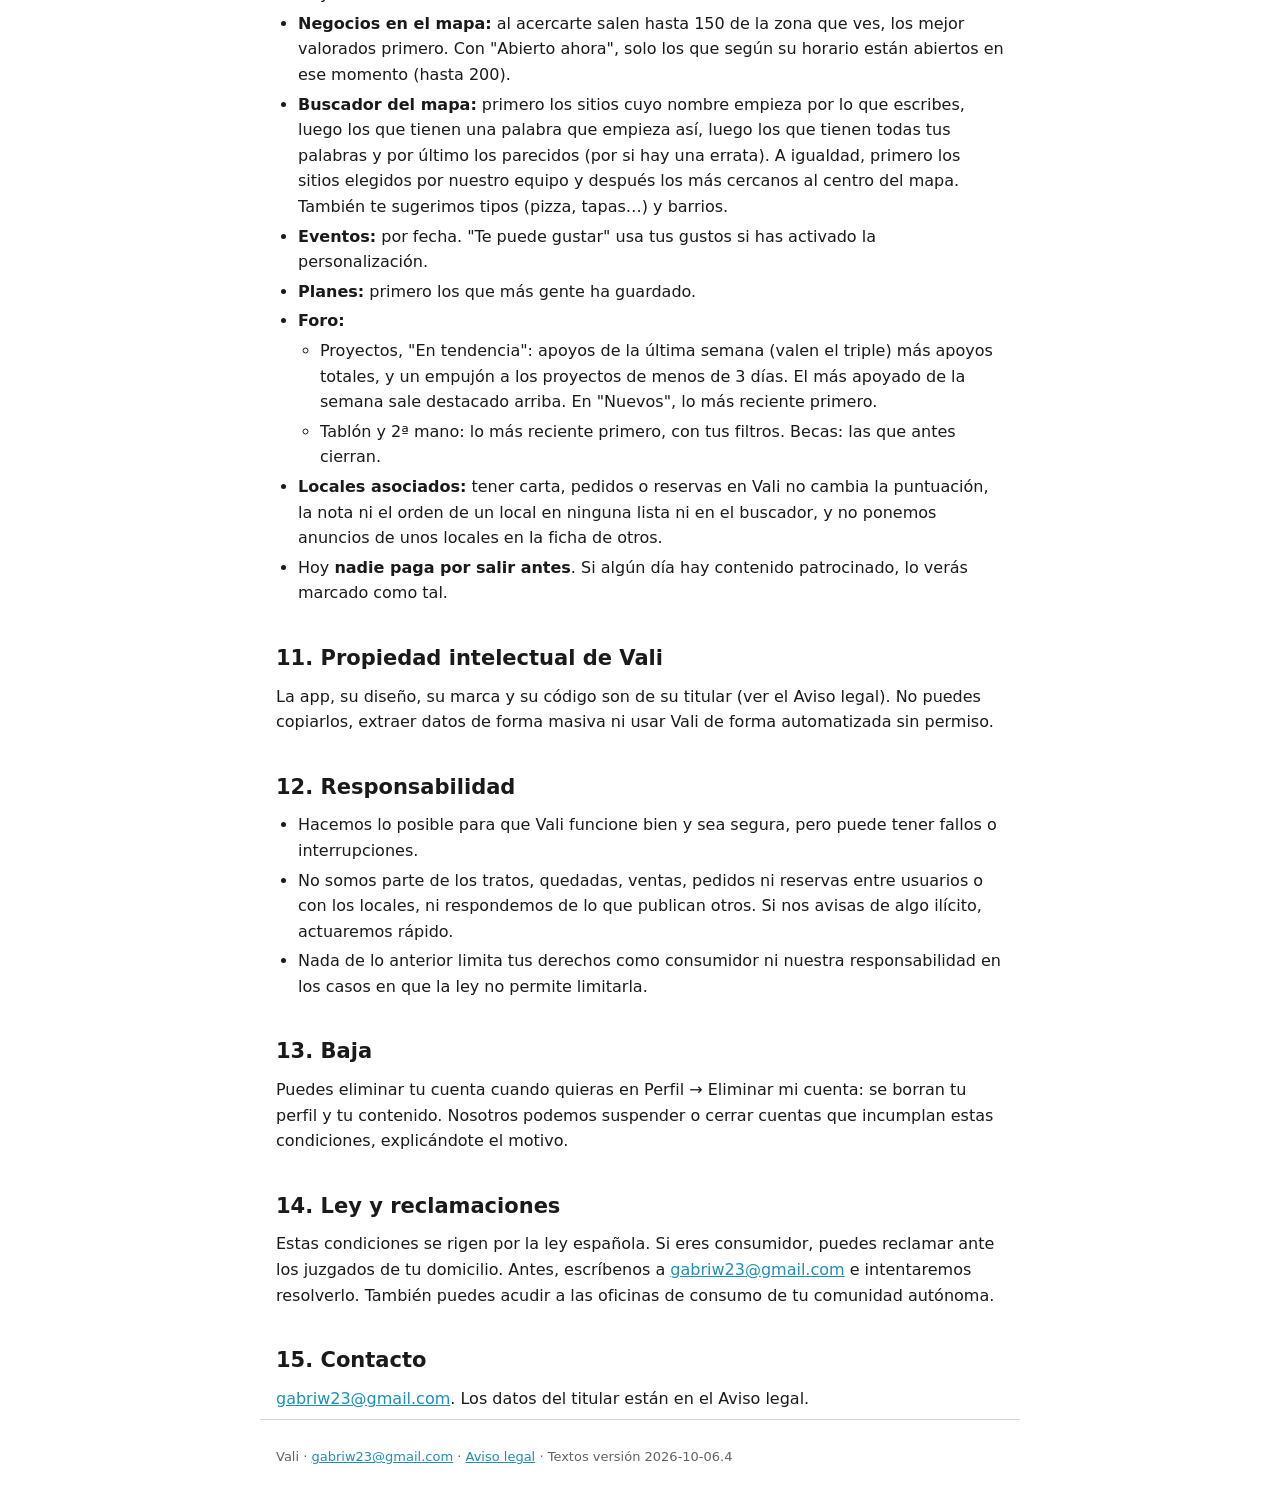
<file: condiciones.html>
<!doctype html>
<html lang="es">
<head>
  <meta charset="utf-8">
  <meta name="viewport" content="width=device-width, initial-scale=1">
  <title>Condiciones de uso de Vali · Vali</title>
  <meta name="description" content="Condiciones de uso de Vali de Vali, la app para descubrir València.">
  <link rel="icon" href="icon.png">
  <link rel="stylesheet" href="style.css">
</head>
<body>
  <header class="top">
    <div class="wrap">
      <a class="brand" href="index.html"><img src="icon.png" alt="" width="32" height="32"><span>Vali</span></a>
      <nav aria-label="Secciones">
        <a href="index.html">Inicio</a>
        <a href="condiciones.html" aria-current="page">Condiciones</a>
        <a href="privacidad.html">Privacidad</a>
        <a href="normas.html">Normas</a>
        <a href="aviso-legal.html">Aviso legal</a>
        <a href="borrar-cuenta.html">Eliminar cuenta</a>
      </nav>
    </div>
  </header>
  <main class="wrap">
    <article class="doc">
<h1>Condiciones de uso de Vali</h1>
<p>Versión 2026-10-06.4</p>
<h2 id="1-quienes-somos">1. Quiénes somos</h2>
<p>Vali es una app para descubrir sitios y planes, compartir fotos y vídeos, dar a conocer proyectos de estudiantes (marcas, música, arte…), comprar y vender entre personas, y pedir o reservar mesa en locales colaboradores. La ofrece su titular, una persona física cuyos datos están en el Aviso legal. Puedes escribirnos a <a href="mailto:gabriw23@gmail.com">gabriw23@gmail.com</a>.</p>
<h2 id="2-aceptacion">2. Aceptación</h2>
<p>Para crear una cuenta tienes que aceptar estas condiciones y la Política de privacidad. Si las cambiamos de forma importante, te lo diremos en la app y te pediremos que las vuelvas a aceptar. Si no estás de acuerdo, puedes dejar de usar Vali y eliminar tu cuenta en cualquier momento.</p>
<h2 id="3-quien-puede-usar-vali">3. Quién puede usar Vali</h2>
<ul><li>
Solo personas de <strong>18 años o más</strong>. La primera vez que abres la app te pedimos la fecha de nacimiento y, al crear la cuenta, confirmas que eres mayor de edad. Mentir sobre la edad incumple estas condiciones y supone la eliminación de la cuenta.
</li><li>
Una cuenta por persona, con datos reales y un nombre de usuario que no suplante a nadie.
</li><li>
Eres responsable de lo que se haga con tu cuenta: no compartas tu contraseña.
</li></ul>
<h2 id="4-lo-que-publicas">4. Lo que publicas</h2>
<ul><li>
Lo que subes (fotos, reels, comentarios, proyectos, anuncios, canciones, arte, sugerencias) <strong>sigue siendo tuyo</strong>.
</li><li>
Nos das permiso, gratis y sin exclusiva, para guardarlo, mostrarlo y adaptarlo (por ejemplo, reducir su tamaño) <strong>dentro de Vali</strong> mientras siga publicado. Si lo borras o eliminas tu cuenta, deja de mostrarse. Pueden quedar copias técnicas durante un tiempo breve o si la ley nos obliga a conservarlas.
</li><li>
Solo puedes publicar lo que tienes derecho a publicar. Si sale gente, tiene que estar de acuerdo. No uses música, imágenes ni textos de otros sin permiso.
</li><li>
<strong>Canciones, arte y proyectos (Foro):</strong> al subirlos declaras que son tuyos o que tienes permiso de todos sus autores (letra, música, grabación, imágenes). Solo los mostramos y reproducimos dentro de Vali: no los vendemos ni se los cedemos a nadie. Si alguien demuestra que tiene derechos sobre ellos, los retiraremos y te avisaremos.
</li><li>
Tienes que cumplir las <strong>Normas de la comunidad</strong>.
</li></ul>
<h2 id="5-como-moderamos">5. Cómo moderamos</h2>
<ul><li>
Cualquiera puede <strong>denunciar</strong> contenido desde la app o, sin cuenta, escribiendo a <a href="mailto:gabriw23@gmail.com">gabriw23@gmail.com</a>.
</li><li>
Revisamos las denuncias en cuanto podemos (nuestro objetivo es menos de 24 horas) y decidimos según la ley y las Normas de la comunidad.
</li><li>
Podemos retirar contenido, limitar funciones o suspender o eliminar cuentas que incumplan las normas. Te diremos <strong>qué hemos hecho y por qué</strong>, y podrás reclamar escribiendo a <a href="mailto:gabriw23@gmail.com">gabriw23@gmail.com</a> en los 6 meses siguientes.
</li><li>
Si vemos indicios de un delito que ponga en peligro la vida o la seguridad de alguien, avisaremos a las autoridades.
</li><li>
También puedes bloquear a otros usuarios: no verás su contenido y no podrán escribirte.
</li><li>
<strong>Tipos de cuenta:</strong>
<ul><li>
<strong>usuario:</strong> la de todo el mundo;
</li><li>
<strong>local asociado:</strong> la de un local que tiene un acuerdo con Vali. Se la asignamos nosotros cuando comprobamos que lo gestiona;
</li><li>
<strong>administrador:</strong> la del equipo de Vali. Puede dar o quitar el acceso a un local y moderar, y ve tu @usuario y los locales que gestionas, pero desde la app no ve tu email, tus chats ni tu ubicación.
</li></ul>
</li></ul>
<h2 id="6-foro-proyectos-tablon-2-mano-y-becas">6. Foro: proyectos, tablón, 2ª mano y becas</h2>
<ul><li>
<strong>Proyectos:</strong> sirven para dar a conocer lo que montas (una marca de ropa, un grupo, un proyecto de arte, una app, un colectivo…).
<ul><li>
Solo proyectos reales en los que participas. Las fotos, los logos y la música tienen que ser vuestros o con permiso; al publicar lo declaras ("Es nuestro").
</li><li>
Quien publica responde del proyecto y de lo que ofrece. Lo que publicáis sobre vuestro proyecto es <strong>publicidad vuestra</strong>: en Vali sale marcado como "Proyecto" y con quién lo publica.
</li><li>
<strong>Si vendéis</strong>, la venta es entre vosotros y quien compra, por el chat o en vuestras redes o tienda. Vali no vende, no cobra y no es parte de esas ventas. Si vendéis de forma habitual o como empresa, marcadlo ("Vendemos como profesional") y cumplid las obligaciones de un vendedor profesional: información clara, garantía, desistimiento, facturas e impuestos.
</li><li>
<strong>Apoyar:</strong> cualquiera con cuenta puede apoyar un proyecto una vez. Se ve cuánta gente lo apoya, nunca quién. No se pueden comprar ni intercambiar apoyos, ni usar cuentas falsas para conseguirlos: se retiran y la cuenta puede quedar limitada.
</li><li>
Como mucho 3 proyectos activos por persona.
</li></ul>
</li><li>
<strong>2ª mano:</strong> los anuncios los publican los usuarios. <strong>Vali no vende, no compra, no cobra comisión y no interviene en el pago ni en la entrega.</strong> El trato es entre comprador y vendedor.
</li><li>
Cada anuncio dice si quien vende es un <strong>particular</strong> o un <strong>profesional</strong>:
<ul><li>
si es un particular, no se aplican los derechos de consumidor frente al vendedor (por ejemplo, el desistimiento de 14 días);
</li><li>
si es un profesional, sí se aplican, y es él quien debe cumplirlos.
</li></ul>
</li><li>
Si vendes de forma habitual o como negocio, tienes que marcar que eres profesional y cumplir sus obligaciones (factura, garantía, desistimiento e impuestos).
</li><li>
Consejos: queda en sitios públicos, revisa lo que compras antes de pagar y no envíes dinero por adelantado a desconocidos.
</li><li>
<strong>Pisos y habitaciones:</strong> prohibido discriminar (por origen, religión, orientación sexual, discapacidad, etc.) y prohibido cobrar al inquilino honorarios que la ley no permita. Vali no es una agencia inmobiliaria.
</li><li>
<strong>Apuntes:</strong> solo los tuyos. No se pueden vender materiales del profesorado, exámenes ni libros escaneados.
</li><li>
Cosas prohibidas en el Foro: ver las Normas de la comunidad.
</li><li>
<strong>Tablón:</strong> sirve para anunciar lo que tiene fecha (conciertos, pop-ups y mercadillos, talleres, networking). Quien publica es quien organiza y responde de ello: si cobras una entrada o una inscripción, lo gestionas tú y tienes que decir el precio. Los enlaces llevan a webs de terceros, con sus propias condiciones.
</li><li>
<strong>Becas y ayudas:</strong> son resúmenes orientativos que prepara el equipo de Vali. <strong>Lo que vale es la convocatoria oficial</strong>: Vali no convoca ni tramita becas y no garantiza que te la concedan. Revisa siempre los requisitos y los plazos en el enlace oficial.
</li></ul>
<h2 id="7-locales-asociados-ficha-carta-pedidos-y-reservas">7. Locales asociados: ficha, carta, pedidos y reservas</h2>
<p>Algunos locales (bares, restaurantes…) tienen un acuerdo con Vali (locales asociados o colaboradores): en su ficha puedes ver su carta, pedir o reservar mesa. <strong>Ese acuerdo no cambia su puntuación ni su posición en ninguna lista.</strong></p>
<p><strong>Lo que publica el local:</strong> un local asociado pone él mismo sus fotos principales, su descripción, su teléfono y su web, su horario, su carta (precios y alérgenos) y sus horas de reserva.</p>
<ul><li>
Es responsable de que sean <strong>ciertos y estén al día</strong>, y de tener derecho a usar las fotos.
</li><li>
Si algo está mal o es engañoso, avísanos desde la ficha: lo revisamos y podemos retirarlo.
</li><li>
Si un local enseña la carta sin pedidos, es <strong>informativa</strong>: se pide en el local.
</li><li>
Apuntamos qué cambia cada cuenta de local y de nuestro equipo (un año), para poder corregir abusos.
</li></ul>
<p><strong>Pedidos:</strong></p>
<ul><li>
<strong>El vendedor es el bar.</strong> El bar fija la carta y los precios (con impuestos incluidos) y es responsable de lo que sirve, de la <strong>información de alérgenos</strong> y de las devoluciones.
</li><li>
<strong>Se paga por Bizum directamente al bar.</strong> Vali no cobra, no guarda tu dinero y no gestiona devoluciones: si hay un problema con un pedido o un pago, habla con el bar. Te ayudaremos a contactar con él si lo necesitas.
</li><li>
Las <strong>bebidas alcohólicas</strong> solo se venden a mayores de edad, y el bar puede pedirte que lo acredites.
</li><li>
Revisa los alérgenos antes de pedir. Si un producto no los tiene indicados, pregunta al bar antes de hacer el pedido.
</li></ul>
<p><strong>Reservas de mesa:</strong></p>
<ul><li>
La reserva es <strong>con el local</strong>: eliges día, hora y cuántos sois, y el local la <strong>confirma o la rechaza</strong>. Hasta que la confirme, no está hecha. Verás su respuesta en la app.
</li><li>
Reservar es <strong>gratis</strong>: Vali no cobra ni pide señal. Si algún día un local pidiera señal, te lo diríamos antes de reservar.
</li><li>
Si no podéis ir, <strong>cancélala en la app</strong> para dejar la mesa libre. El local también puede cancelarla, diciéndote el motivo.
</li><li>
Al llegar la hora, el local marca si fuisteis. <strong>Si faltas a 2 reservas sin avisar en 3 meses</strong>, no podrás reservar por Vali hasta que pasen esos 3 meses.
</li><li>
Como mucho <strong>3 reservas pendientes</strong> a la vez y <strong>una por local y día</strong>.
</li><li>
Para grupos grandes o peticiones especiales, habla directamente con el local. Si tienes alguna alergia, díselo al llegar.
</li></ul>
<h2 id="8-planes-eventos-y-juegos">8. Planes, eventos y juegos</h2>
<p><strong>Eventos</strong> (lo que tiene fecha: conciertos, fiestas, mercadillos…): la información (fechas, precios, entradas) la publicamos nosotros o nos la sugieren los usuarios, y puede cambiar. Quien organiza el evento es responsable de él. Las entradas se compran en webs de terceros, con sus propias condiciones. Comprueba los datos con el organizador antes de ir.</p>
<p><strong>Planes</strong> (ideas para cualquier día, como una cita al atardecer en el Turia o una ruta): son recomendaciones orientativas que preparamos nosotros o nos sugerís. No son una reserva ni una oferta de los sitios: comprueba sus horarios, precios y normas antes de ir, y ve con cuidado (por ejemplo, de noche o cerca del agua). Nadie paga por salir en un plan; si algún día lo hubiera, lo verás marcado como publicidad.</p>
<p><strong>Palabro</strong> (la palabra del día) es un juego gratuito, sin premios ni apuestas. Si algún día hay premios, publicaremos antes sus bases.</p>
<p><strong>Visitas y medallas:</strong></p>
<ul><li>
Con <strong>"Estoy aquí"</strong> marcas que estás en un sitio del mapa. Comprobamos con tu ubicación que estás cerca (unos 150 metros) y no la guardamos. Recoger un pedido o ir a una reserva en un local colaborador (cuando el local marca que habéis llegado) también cuenta como visita.
</li><li>
Cada subcategoría de sitios (Mexicana, Museos, Imprescindibles…) es una <strong>colección</strong>: con un tercio de sus sitios ganas la medalla de bronce, con dos tercios la de plata y con todos la de oro (por ejemplo, el "Taco de oro"). Una colección cuenta cuando tiene al menos 3 sitios.
</li><li>
Si luego añadimos sitios nuevos, <strong>conservas</strong> la medalla que ya tenías.
</li><li>
<strong>Barrios:</strong> los sitios de València se agrupan por sus barrios oficiales. Ves qué parte de la ciudad, de cada categoría y de cada barrio has descubierto.
</li><li>
<strong>Trofeos que soltamos:</strong> las colecciones y los trofeos de barrio los activamos nosotros cuando queramos, y podemos anunciarlos antes. Hasta entonces no se pueden ganar. Para un trofeo solo cuentan las visitas hechas <strong>desde que lo soltamos</strong>: si ya habías ido, vuelve y marca "Estoy aquí" otra vez. Un barrio se conquista visitando todos sus sitios de Vali.
</li><li>
Las medallas y los trofeos son un reconocimiento dentro de Vali: <strong>no tienen valor económico</strong>, no se pueden vender ni cambiar y no dan derecho a premios. Si algún día los hay, publicaremos antes sus bases.
</li><li>
<strong>Hacer trampas</strong> (simular la ubicación o usar apps para falsearla) está prohibido. Podemos retirar las visitas y medallas conseguidas así.
</li><li>
Tus medallas y tus barrios conquistados los ven tus amigos. Todo el mundo solo si lo activas en Perfil → Privacidad y datos. Nunca se enseña qué sitios has visitado ni cuándo.
</li></ul>
<h2 id="9-valoraciones-y-negocios">9. Valoraciones y negocios</h2>
<ul><li>
<strong>Solo valora quien ha ido.</strong> Para valorar un sitio (de 1 a 5 ★, con texto si quieres) necesitas una visita comprobada en los últimos 30 días. La comprobamos de tres formas:
<ul><li>
"Estoy aquí": comprueba tu ubicación en ese momento y no la guarda;
</li><li>
una reserva de Vali en la que el local marcó que fuiste;
</li><li>
un pedido de Vali que recogiste.
</li></ul>
</li><li>
<strong>Una valoración por persona y sitio.</strong> Puedes cambiarla o borrarla. Para cambiarla, tu última visita tiene que ser de los últimos 30 días.
</li><li>
<strong>Publicamos todas, buenas y malas,</strong> salvo las que incumplen las Normas de la comunidad: las retiramos tras una denuncia y te avisamos.
</li><li>
<strong>Prohibido:</strong>
<ul><li>
valorar sin haber ido, o a cambio de algo (dinero, invitaciones, descuentos);
</li><li>
valorar tu propio local o el de la competencia;
</li><li>
comprar o vender valoraciones.
</li></ul>
</li><li>
<strong>Los locales pueden responder</strong> a las valoraciones con el nombre del local, pero no pueden borrarlas ni cambiarlas. Quien gestiona un local no puede valorarlo.
</li><li>
<strong>La nota de un sitio</strong> es la media de sus valoraciones publicadas. Las notas ★ de los reels son la opinión de quien sube el vídeo: no cuentan para esa media.
</li><li>
<strong>Negocios de la ciudad:</strong> muchos bares, restaurantes, cafés y discotecas salen de datos abiertos (Overture Maps) aunque no colaboren con Vali.
<ul><li>
Sus datos (nombre, dirección, teléfono, web) pueden tener errores o estar desactualizados: avísanos desde la ficha.
</li><li>
Si es tu negocio, pídenos gestionarlo desde su ficha ("¿Es tu negocio?"): lo comprobamos y podrás responder a las valoraciones y pedirnos correcciones. Si además os hacéis local asociado, llevaréis vosotros la ficha desde la app (apartado 7).
</li><li>
Las fotos marcadas como "foto de ejemplo" no son del local: muestran el tipo de sitio hasta que alguien sube una foto real.
</li><li>
<strong>Horarios:</strong> salen de OpenStreetMap (datos abiertos), del propio local o del equipo. Son orientativos: un local puede cerrar antes, abrir en festivo o cambiar su horario. "Abierto ahora" solo incluye los sitios con horario, según la hora de València. Si un horario está mal, avísanos desde la ficha.
</li></ul>
</li></ul>
<h2 id="10-como-ordenamos-lo-que-ves">10. Cómo ordenamos lo que ves</h2>
<ul><li>
<strong>Ranking de fotos:</strong> por votos (a favor menos en contra) en el periodo que eliges.
</li><li>
<strong>Para ti (Reels):</strong> según la calidad del reel (vistas completas, likes y comentarios), lo reciente que es y un empujón a los reels nuevos. Si activas la personalización, también según tus gustos por categoría y la gente que sigues. Si no, es igual para todos. Puedes cambiarlo en Perfil → Privacidad y datos.
</li><li>
<strong>Sitios populares:</strong> fotos y votos del último mes.
</li><li>
<strong>Mejor valorados (bares, restaurantes y otros locales):</strong>
<ul><li>
por la media de sus valoraciones, ajustada por cuántas tiene: cada sitio cuenta como si empezara con 5 valoraciones en la media de la ciudad, así que uno con una sola de 5 ★ no adelanta a otro con muchas de 4,7;
</li><li>
a igualdad, primero el que tiene más valoraciones y después el que tiene más fotos y votos.
</li></ul>
</li><li>
<strong>Negocios en el mapa:</strong> al acercarte salen hasta 150 de la zona que ves, los mejor valorados primero. Con "Abierto ahora", solo los que según su horario están abiertos en ese momento (hasta 200).
</li><li>
<strong>Buscador del mapa:</strong> primero los sitios cuyo nombre empieza por lo que escribes, luego los que tienen una palabra que empieza así, luego los que tienen todas tus palabras y por último los parecidos (por si hay una errata). A igualdad, primero los sitios elegidos por nuestro equipo y después los más cercanos al centro del mapa. También te sugerimos tipos (pizza, tapas…) y barrios.
</li><li>
<strong>Eventos:</strong> por fecha. "Te puede gustar" usa tus gustos si has activado la personalización.
</li><li>
<strong>Planes:</strong> primero los que más gente ha guardado.
</li><li>
<strong>Foro:</strong>
<ul><li>
Proyectos, "En tendencia": apoyos de la última semana (valen el triple) más apoyos totales, y un empujón a los proyectos de menos de 3 días. El más apoyado de la semana sale destacado arriba. En "Nuevos", lo más reciente primero.
</li><li>
Tablón y 2ª mano: lo más reciente primero, con tus filtros. Becas: las que antes cierran.
</li></ul>
</li><li>
<strong>Locales asociados:</strong> tener carta, pedidos o reservas en Vali no cambia la puntuación, la nota ni el orden de un local en ninguna lista ni en el buscador, y no ponemos anuncios de unos locales en la ficha de otros.
</li><li>
Hoy <strong>nadie paga por salir antes</strong>. Si algún día hay contenido patrocinado, lo verás marcado como tal.
</li></ul>
<h2 id="11-propiedad-intelectual-de-vali">11. Propiedad intelectual de Vali</h2>
<p>La app, su diseño, su marca y su código son de su titular (ver el Aviso legal). No puedes copiarlos, extraer datos de forma masiva ni usar Vali de forma automatizada sin permiso.</p>
<h2 id="12-responsabilidad">12. Responsabilidad</h2>
<ul><li>
Hacemos lo posible para que Vali funcione bien y sea segura, pero puede tener fallos o interrupciones.
</li><li>
No somos parte de los tratos, quedadas, ventas, pedidos ni reservas entre usuarios o con los locales, ni respondemos de lo que publican otros. Si nos avisas de algo ilícito, actuaremos rápido.
</li><li>
Nada de lo anterior limita tus derechos como consumidor ni nuestra responsabilidad en los casos en que la ley no permite limitarla.
</li></ul>
<h2 id="13-baja">13. Baja</h2>
<p>Puedes eliminar tu cuenta cuando quieras en Perfil → Eliminar mi cuenta: se borran tu perfil y tu contenido. Nosotros podemos suspender o cerrar cuentas que incumplan estas condiciones, explicándote el motivo.</p>
<h2 id="14-ley-y-reclamaciones">14. Ley y reclamaciones</h2>
<p>Estas condiciones se rigen por la ley española. Si eres consumidor, puedes reclamar ante los juzgados de tu domicilio. Antes, escríbenos a <a href="mailto:gabriw23@gmail.com">gabriw23@gmail.com</a> e intentaremos resolverlo. También puedes acudir a las oficinas de consumo de tu comunidad autónoma.</p>
<h2 id="15-contacto">15. Contacto</h2>
<p><a href="mailto:gabriw23@gmail.com">gabriw23@gmail.com</a>. Los datos del titular están en el Aviso legal.</p>
</article>
  </main>
  <footer class="wrap foot">
    <p>Vali · <a href="mailto:gabriw23@gmail.com">gabriw23@gmail.com</a> · <a href="aviso-legal.html">Aviso legal</a> · Textos versión 2026-10-06.4</p>
  </footer>
</body>
</html>
</file>
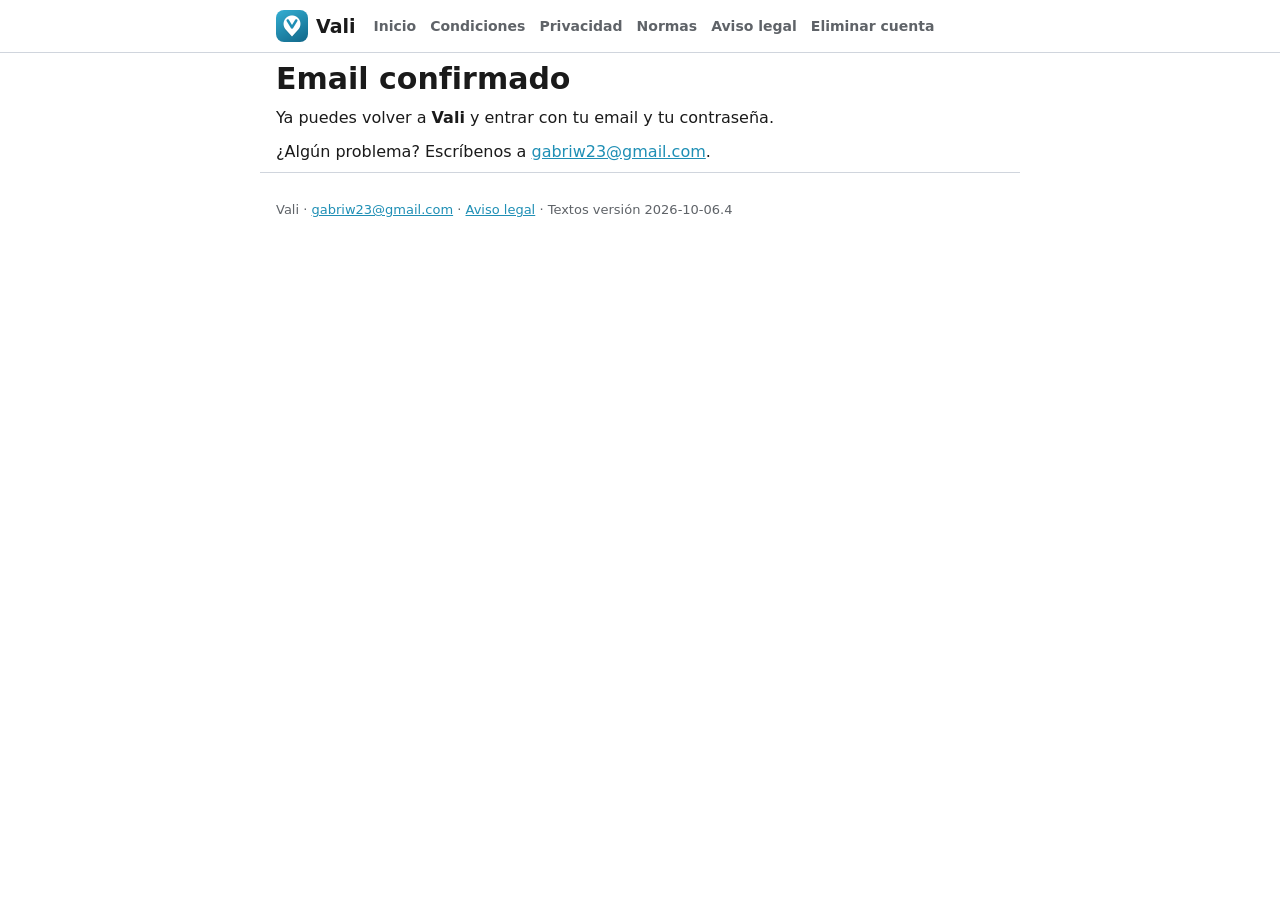
<file: cuenta-confirmada.html>
<!doctype html>
<html lang="es">
<head>
  <meta charset="utf-8">
  <meta name="viewport" content="width=device-width, initial-scale=1">
  <title>Email confirmado · Vali</title>
  <meta name="description" content="Confirmación de la cuenta de Vali.">
  <meta name="robots" content="noindex, noarchive">
  <link rel="icon" href="icon.png">
  <link rel="stylesheet" href="style.css">
</head>
<body>
  <header class="top">
    <div class="wrap">
      <a class="brand" href="index.html"><img src="icon.png" alt="" width="32" height="32"><span>Vali</span></a>
      <nav aria-label="Secciones">
        <a href="index.html">Inicio</a>
        <a href="condiciones.html">Condiciones</a>
        <a href="privacidad.html">Privacidad</a>
        <a href="normas.html">Normas</a>
        <a href="aviso-legal.html">Aviso legal</a>
        <a href="borrar-cuenta.html">Eliminar cuenta</a>
      </nav>
    </div>
  </header>
  <main class="wrap">
    
<section class="doc">
  <div id="ok">
    <h1>Email confirmado</h1>
    <p>Ya puedes volver a <strong>Vali</strong> y entrar con tu email y tu contraseña.</p>
  </div>
  <div id="error" hidden>
    <h1>El enlace no ha funcionado</h1>
    <p>Puede que haya caducado o que ya lo hubieras usado. Prueba a entrar en <strong>Vali</strong> con tu email y tu contraseña; si te dice que falta confirmar el email, regístrate otra vez para recibir un enlace nuevo.</p>
  </div>
  <p>¿Algún problema? Escríbenos a <a href="mailto:gabriw23@gmail.com">gabriw23@gmail.com</a>.</p>
</section>
<script>
  (function () {
    var params = new URLSearchParams((location.hash || "").replace(/^#/, "") + "&" + location.search.replace(/^\?/, ""));
    if (params.get("error") || params.get("error_code")) {
      document.getElementById("ok").hidden = true;
      document.getElementById("error").hidden = false;
      document.title = "El enlace no ha funcionado · Vali";
    }
    if (location.hash || location.search) history.replaceState(null, "", location.pathname);
  })();
</script>

  </main>
  <footer class="wrap foot">
    <p>Vali · <a href="mailto:gabriw23@gmail.com">gabriw23@gmail.com</a> · <a href="aviso-legal.html">Aviso legal</a> · Textos versión 2026-10-06.4</p>
  </footer>
</body>
</html>
</file>
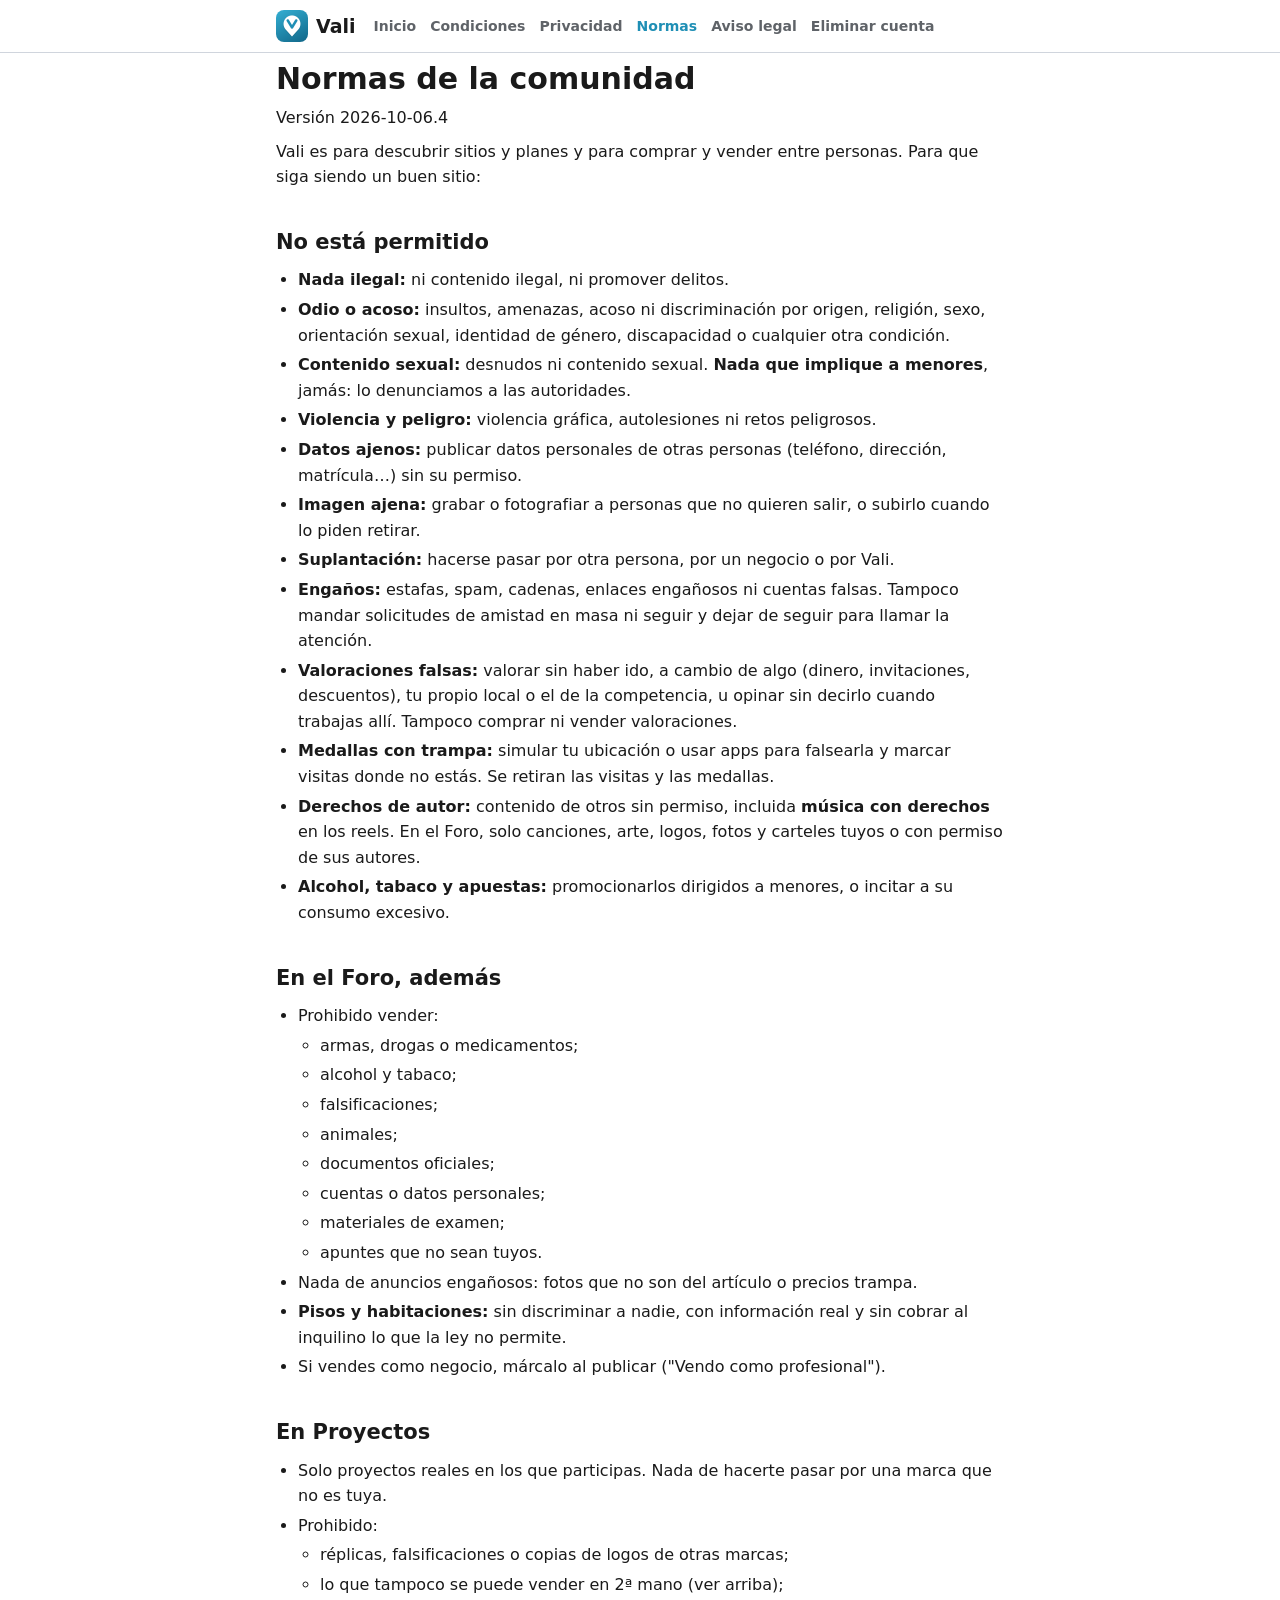
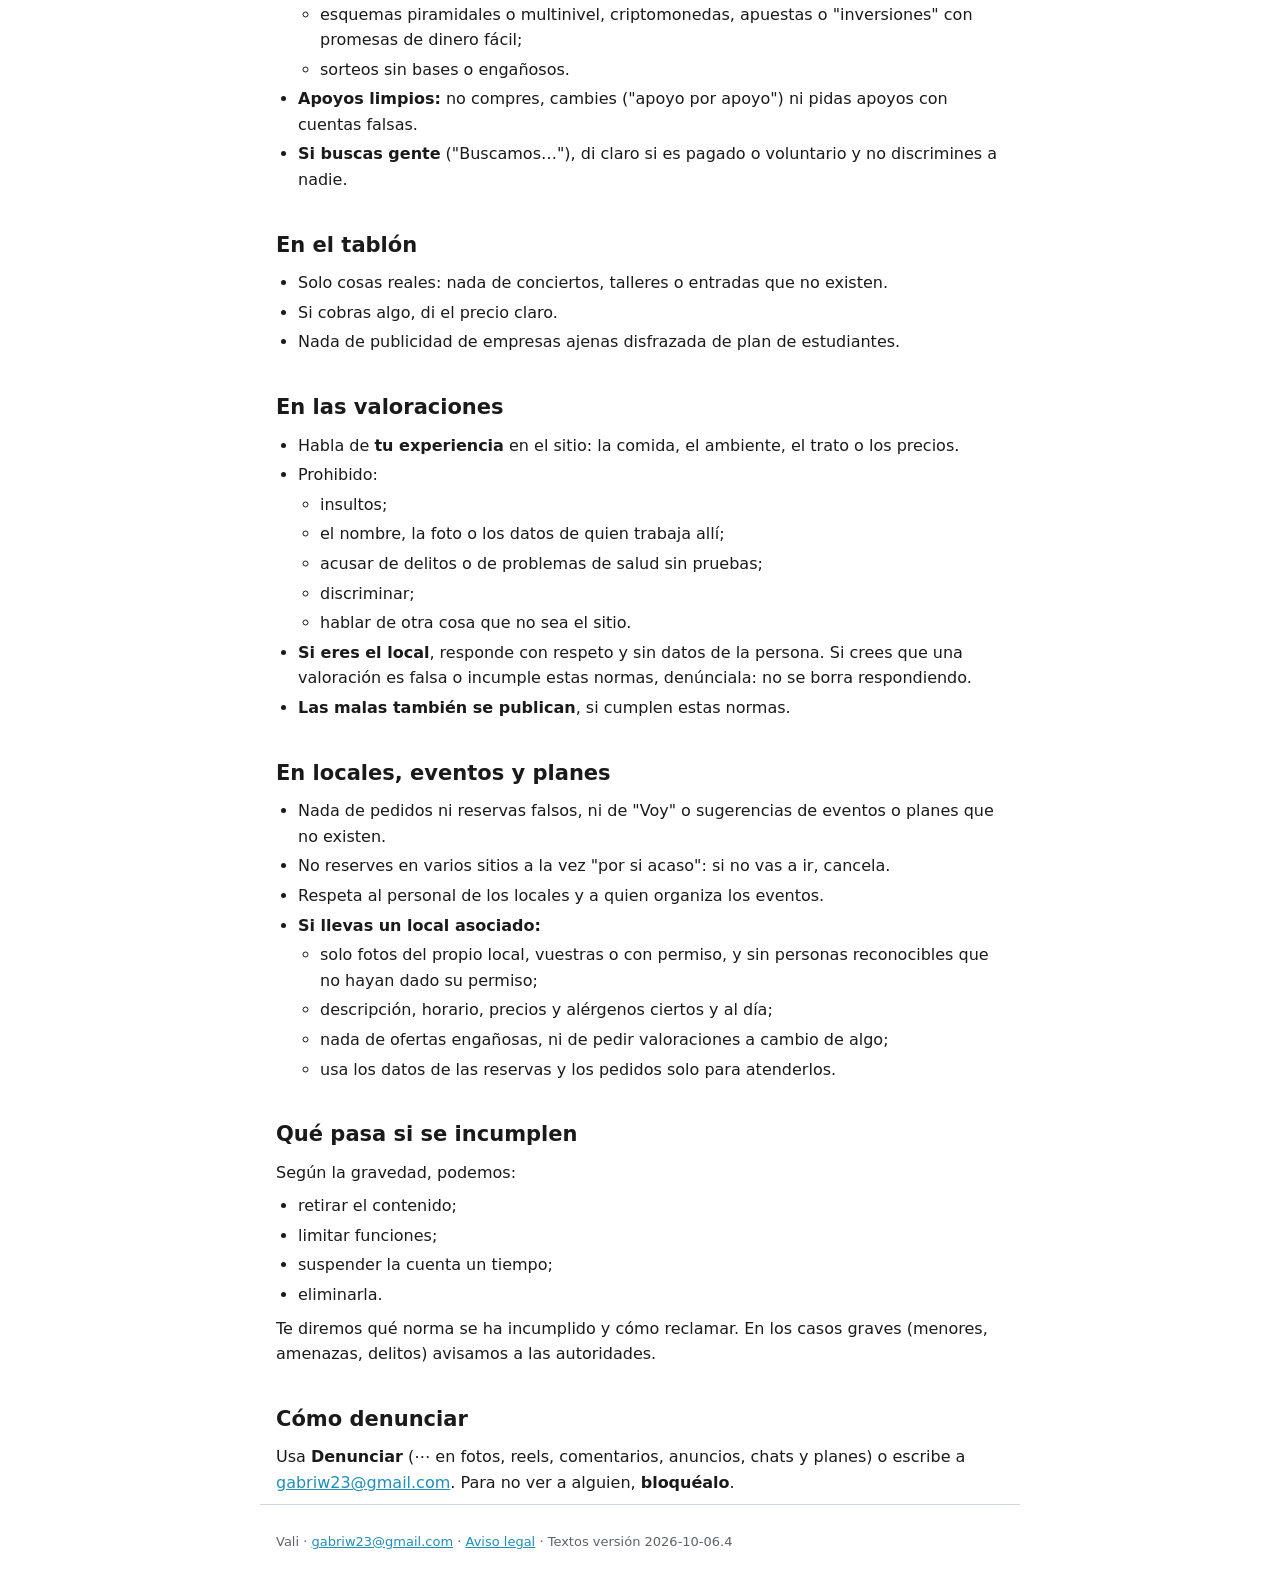
<file: normas.html>
<!doctype html>
<html lang="es">
<head>
  <meta charset="utf-8">
  <meta name="viewport" content="width=device-width, initial-scale=1">
  <title>Normas de la comunidad · Vali</title>
  <meta name="description" content="Normas de la comunidad de Vali, la app para descubrir València.">
  <link rel="icon" href="icon.png">
  <link rel="stylesheet" href="style.css">
</head>
<body>
  <header class="top">
    <div class="wrap">
      <a class="brand" href="index.html"><img src="icon.png" alt="" width="32" height="32"><span>Vali</span></a>
      <nav aria-label="Secciones">
        <a href="index.html">Inicio</a>
        <a href="condiciones.html">Condiciones</a>
        <a href="privacidad.html">Privacidad</a>
        <a href="normas.html" aria-current="page">Normas</a>
        <a href="aviso-legal.html">Aviso legal</a>
        <a href="borrar-cuenta.html">Eliminar cuenta</a>
      </nav>
    </div>
  </header>
  <main class="wrap">
    <article class="doc">
<h1>Normas de la comunidad</h1>
<p>Versión 2026-10-06.4</p>
<p>Vali es para descubrir sitios y planes y para comprar y vender entre personas. Para que siga siendo un buen sitio:</p>
<h2 id="no-esta-permitido">No está permitido</h2>
<ul><li>
<strong>Nada ilegal:</strong> ni contenido ilegal, ni promover delitos.
</li><li>
<strong>Odio o acoso:</strong> insultos, amenazas, acoso ni discriminación por origen, religión, sexo, orientación sexual, identidad de género, discapacidad o cualquier otra condición.
</li><li>
<strong>Contenido sexual:</strong> desnudos ni contenido sexual. <strong>Nada que implique a menores</strong>, jamás: lo denunciamos a las autoridades.
</li><li>
<strong>Violencia y peligro:</strong> violencia gráfica, autolesiones ni retos peligrosos.
</li><li>
<strong>Datos ajenos:</strong> publicar datos personales de otras personas (teléfono, dirección, matrícula…) sin su permiso.
</li><li>
<strong>Imagen ajena:</strong> grabar o fotografiar a personas que no quieren salir, o subirlo cuando lo piden retirar.
</li><li>
<strong>Suplantación:</strong> hacerse pasar por otra persona, por un negocio o por Vali.
</li><li>
<strong>Engaños:</strong> estafas, spam, cadenas, enlaces engañosos ni cuentas falsas. Tampoco mandar solicitudes de amistad en masa ni seguir y dejar de seguir para llamar la atención.
</li><li>
<strong>Valoraciones falsas:</strong> valorar sin haber ido, a cambio de algo (dinero, invitaciones, descuentos), tu propio local o el de la competencia, u opinar sin decirlo cuando trabajas allí. Tampoco comprar ni vender valoraciones.
</li><li>
<strong>Medallas con trampa:</strong> simular tu ubicación o usar apps para falsearla y marcar visitas donde no estás. Se retiran las visitas y las medallas.
</li><li>
<strong>Derechos de autor:</strong> contenido de otros sin permiso, incluida <strong>música con derechos</strong> en los reels. En el Foro, solo canciones, arte, logos, fotos y carteles tuyos o con permiso de sus autores.
</li><li>
<strong>Alcohol, tabaco y apuestas:</strong> promocionarlos dirigidos a menores, o incitar a su consumo excesivo.
</li></ul>
<h2 id="en-el-foro-ademas">En el Foro, además</h2>
<ul><li>
Prohibido vender:
<ul><li>
armas, drogas o medicamentos;
</li><li>
alcohol y tabaco;
</li><li>
falsificaciones;
</li><li>
animales;
</li><li>
documentos oficiales;
</li><li>
cuentas o datos personales;
</li><li>
materiales de examen;
</li><li>
apuntes que no sean tuyos.
</li></ul>
</li><li>
Nada de anuncios engañosos: fotos que no son del artículo o precios trampa.
</li><li>
<strong>Pisos y habitaciones:</strong> sin discriminar a nadie, con información real y sin cobrar al inquilino lo que la ley no permite.
</li><li>
Si vendes como negocio, márcalo al publicar ("Vendo como profesional").
</li></ul>
<h2 id="en-proyectos">En Proyectos</h2>
<ul><li>
Solo proyectos reales en los que participas. Nada de hacerte pasar por una marca que no es tuya.
</li><li>
Prohibido:
<ul><li>
réplicas, falsificaciones o copias de logos de otras marcas;
</li><li>
lo que tampoco se puede vender en 2ª mano (ver arriba);
</li><li>
esquemas piramidales o multinivel, criptomonedas, apuestas o "inversiones" con promesas de dinero fácil;
</li><li>
sorteos sin bases o engañosos.
</li></ul>
</li><li>
<strong>Apoyos limpios:</strong> no compres, cambies ("apoyo por apoyo") ni pidas apoyos con cuentas falsas.
</li><li>
<strong>Si buscas gente</strong> ("Buscamos…"), di claro si es pagado o voluntario y no discrimines a nadie.
</li></ul>
<h2 id="en-el-tablon">En el tablón</h2>
<ul><li>
Solo cosas reales: nada de conciertos, talleres o entradas que no existen.
</li><li>
Si cobras algo, di el precio claro.
</li><li>
Nada de publicidad de empresas ajenas disfrazada de plan de estudiantes.
</li></ul>
<h2 id="en-las-valoraciones">En las valoraciones</h2>
<ul><li>
Habla de <strong>tu experiencia</strong> en el sitio: la comida, el ambiente, el trato o los precios.
</li><li>
Prohibido:
<ul><li>
insultos;
</li><li>
el nombre, la foto o los datos de quien trabaja allí;
</li><li>
acusar de delitos o de problemas de salud sin pruebas;
</li><li>
discriminar;
</li><li>
hablar de otra cosa que no sea el sitio.
</li></ul>
</li><li>
<strong>Si eres el local</strong>, responde con respeto y sin datos de la persona. Si crees que una valoración es falsa o incumple estas normas, denúnciala: no se borra respondiendo.
</li><li>
<strong>Las malas también se publican</strong>, si cumplen estas normas.
</li></ul>
<h2 id="en-locales-eventos-y-planes">En locales, eventos y planes</h2>
<ul><li>
Nada de pedidos ni reservas falsos, ni de "Voy" o sugerencias de eventos o planes que no existen.
</li><li>
No reserves en varios sitios a la vez "por si acaso": si no vas a ir, cancela.
</li><li>
Respeta al personal de los locales y a quien organiza los eventos.
</li><li>
<strong>Si llevas un local asociado:</strong>
<ul><li>
solo fotos del propio local, vuestras o con permiso, y sin personas reconocibles que no hayan dado su permiso;
</li><li>
descripción, horario, precios y alérgenos ciertos y al día;
</li><li>
nada de ofertas engañosas, ni de pedir valoraciones a cambio de algo;
</li><li>
usa los datos de las reservas y los pedidos solo para atenderlos.
</li></ul>
</li></ul>
<h2 id="que-pasa-si-se-incumplen">Qué pasa si se incumplen</h2>
<p>Según la gravedad, podemos:</p>
<ul><li>
retirar el contenido;
</li><li>
limitar funciones;
</li><li>
suspender la cuenta un tiempo;
</li><li>
eliminarla.
</li></ul>
<p>Te diremos qué norma se ha incumplido y cómo reclamar. En los casos graves (menores, amenazas, delitos) avisamos a las autoridades.</p>
<h2 id="como-denunciar">Cómo denunciar</h2>
<p>Usa <strong>Denunciar</strong> (⋯ en fotos, reels, comentarios, anuncios, chats y planes) o escribe a <a href="mailto:gabriw23@gmail.com">gabriw23@gmail.com</a>. Para no ver a alguien, <strong>bloquéalo</strong>.</p>
</article>
  </main>
  <footer class="wrap foot">
    <p>Vali · <a href="mailto:gabriw23@gmail.com">gabriw23@gmail.com</a> · <a href="aviso-legal.html">Aviso legal</a> · Textos versión 2026-10-06.4</p>
  </footer>
</body>
</html>
</file>
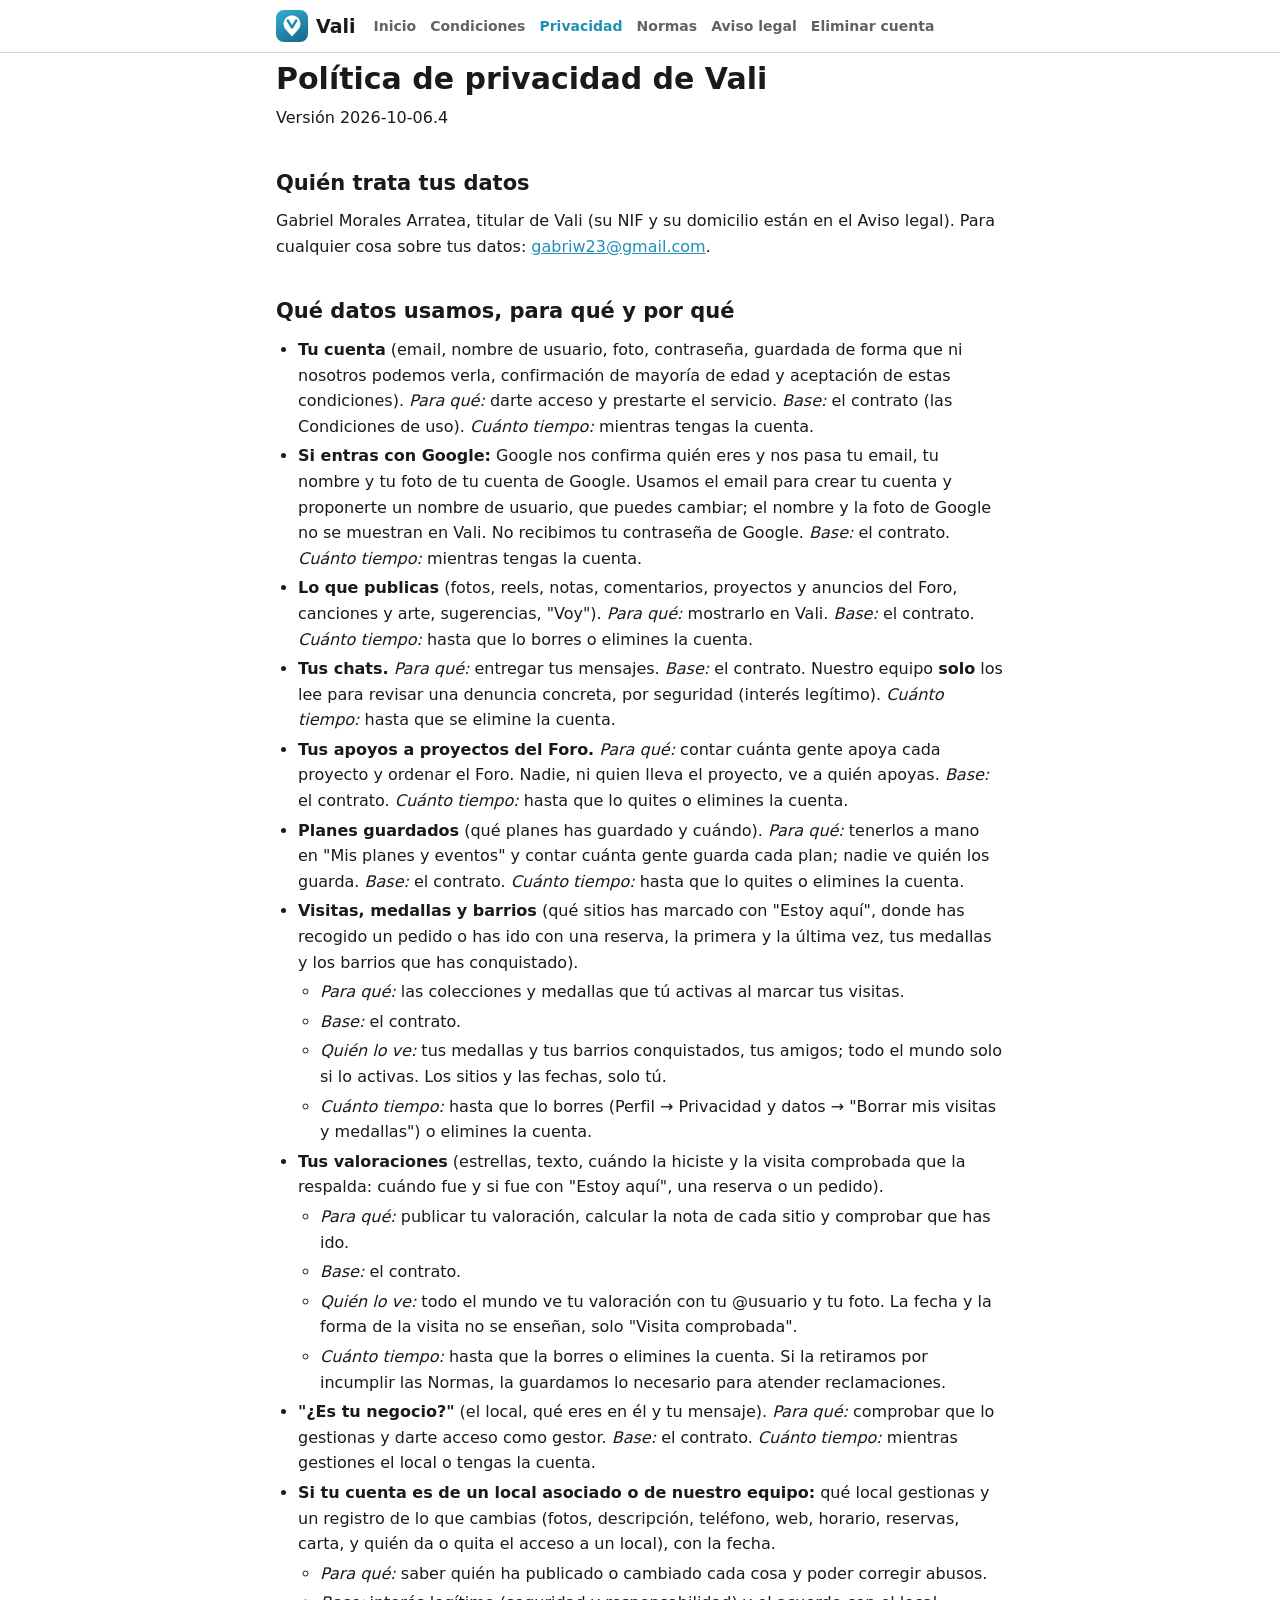
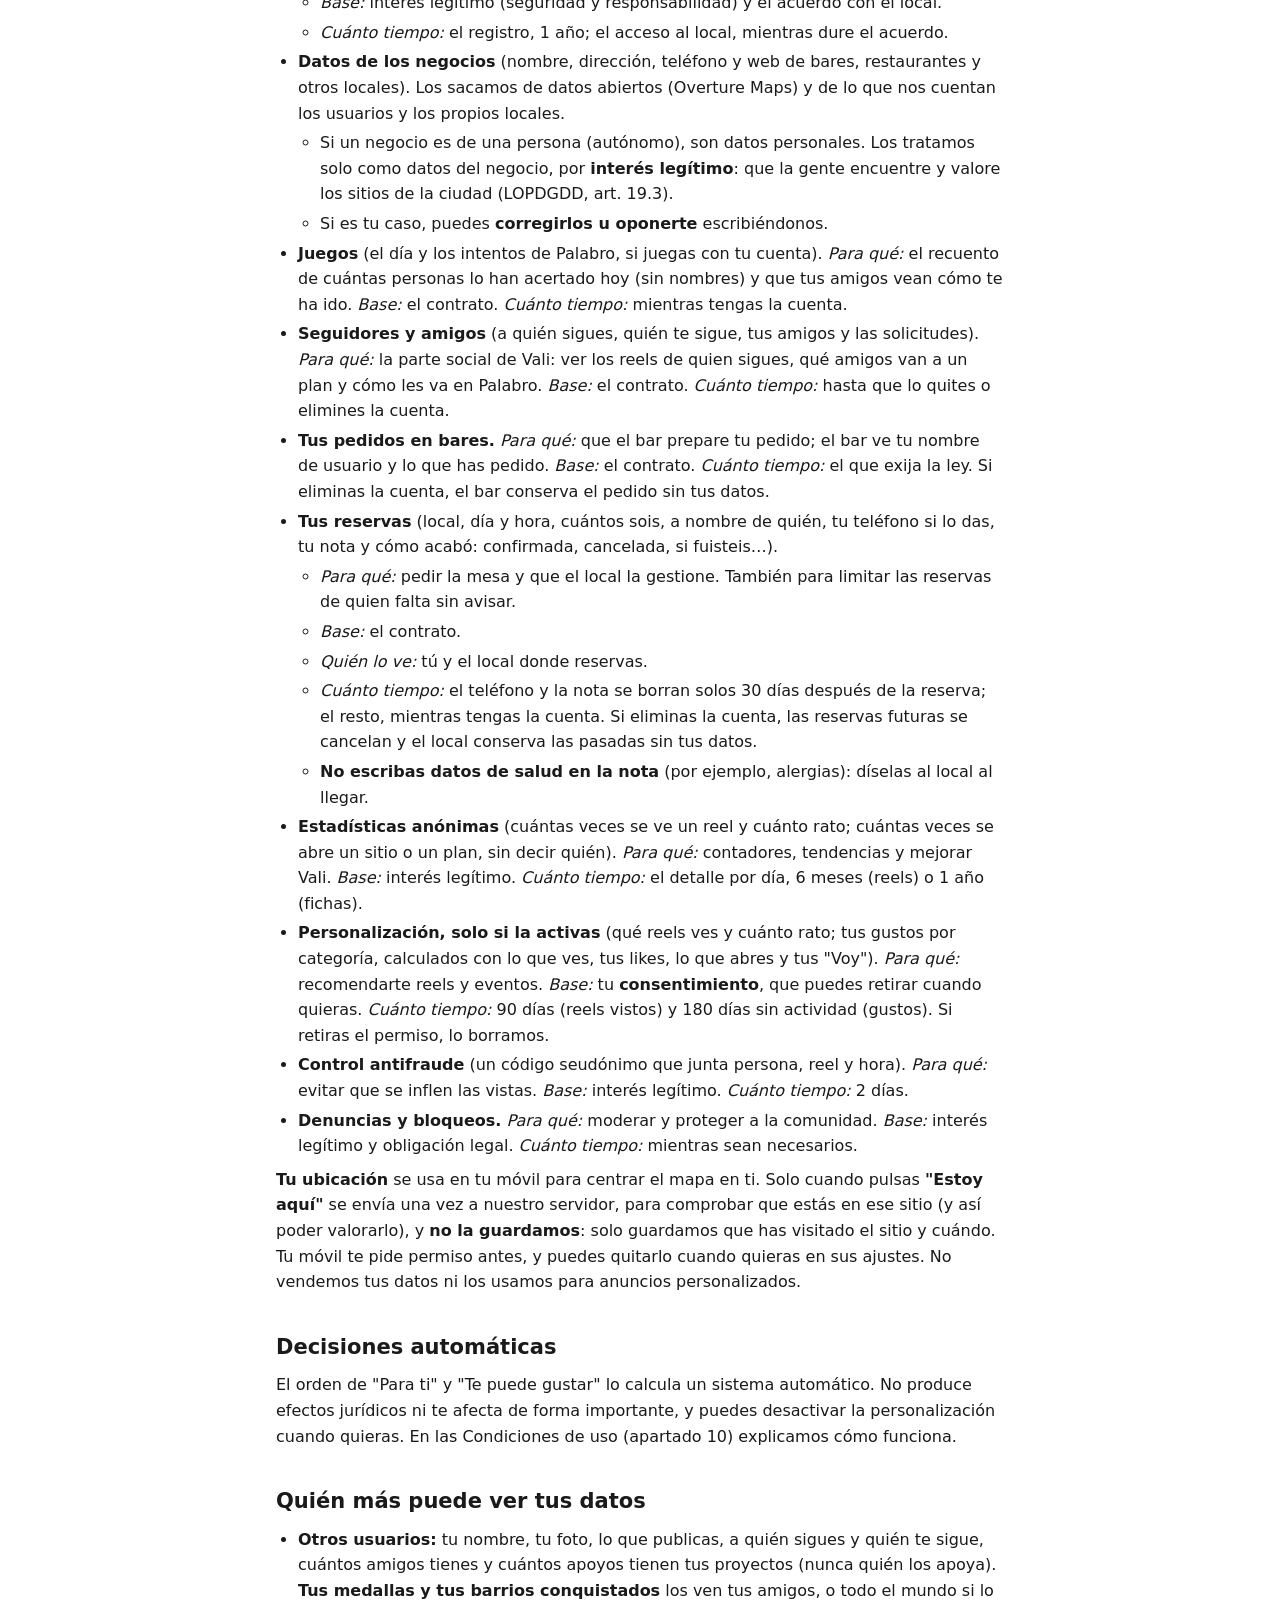
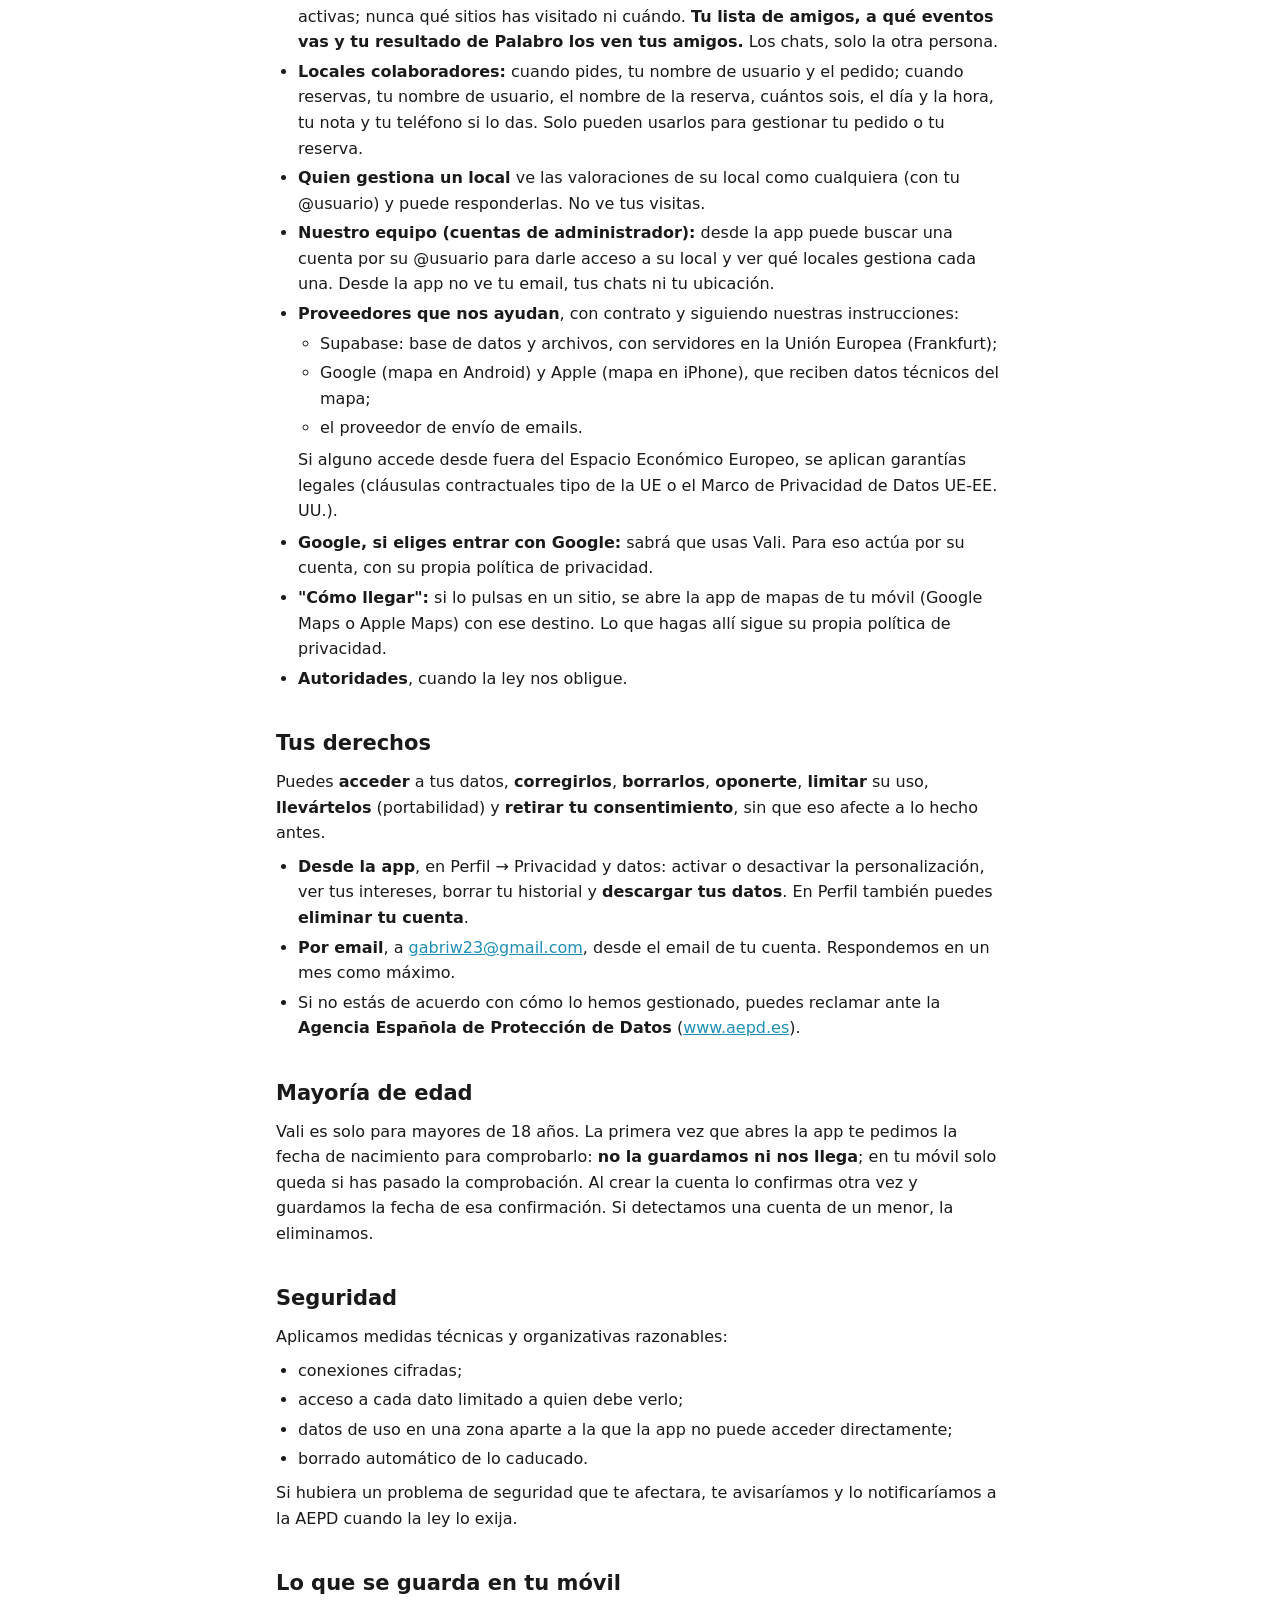
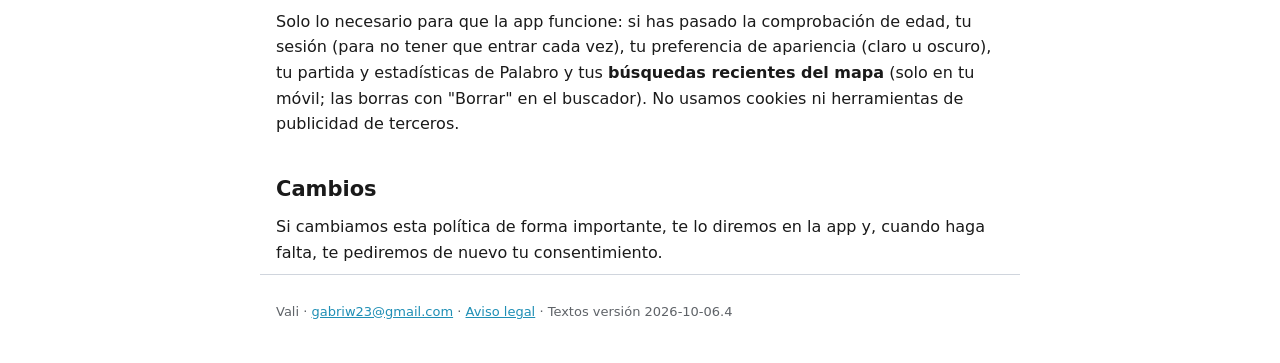
<file: privacidad.html>
<!doctype html>
<html lang="es">
<head>
  <meta charset="utf-8">
  <meta name="viewport" content="width=device-width, initial-scale=1">
  <title>Política de privacidad de Vali · Vali</title>
  <meta name="description" content="Política de privacidad de Vali de Vali, la app para descubrir València.">
  <meta name="robots" content="noindex, noarchive">
  <link rel="icon" href="icon.png">
  <link rel="stylesheet" href="style.css">
</head>
<body>
  <header class="top">
    <div class="wrap">
      <a class="brand" href="index.html"><img src="icon.png" alt="" width="32" height="32"><span>Vali</span></a>
      <nav aria-label="Secciones">
        <a href="index.html">Inicio</a>
        <a href="condiciones.html">Condiciones</a>
        <a href="privacidad.html" aria-current="page">Privacidad</a>
        <a href="normas.html">Normas</a>
        <a href="aviso-legal.html">Aviso legal</a>
        <a href="borrar-cuenta.html">Eliminar cuenta</a>
      </nav>
    </div>
  </header>
  <main class="wrap">
    <article class="doc">
<h1>Política de privacidad de Vali</h1>
<p>Versión 2026-10-06.4</p>
<h2 id="quien-trata-tus-datos">Quién trata tus datos</h2>
<p>Gabriel Morales Arratea, titular de Vali (su NIF y su domicilio están en el Aviso legal). Para cualquier cosa sobre tus datos: <a href="mailto:gabriw23@gmail.com">gabriw23@gmail.com</a>.</p>
<h2 id="que-datos-usamos-para-que-y-por-que">Qué datos usamos, para qué y por qué</h2>
<ul><li>
<strong>Tu cuenta</strong> (email, nombre de usuario, foto, contraseña, guardada de forma que ni nosotros podemos verla, confirmación de mayoría de edad y aceptación de estas condiciones). <em>Para qué:</em> darte acceso y prestarte el servicio. <em>Base:</em> el contrato (las Condiciones de uso). <em>Cuánto tiempo:</em> mientras tengas la cuenta.
</li><li>
<strong>Si entras con Google:</strong> Google nos confirma quién eres y nos pasa tu email, tu nombre y tu foto de tu cuenta de Google. Usamos el email para crear tu cuenta y proponerte un nombre de usuario, que puedes cambiar; el nombre y la foto de Google no se muestran en Vali. No recibimos tu contraseña de Google. <em>Base:</em> el contrato. <em>Cuánto tiempo:</em> mientras tengas la cuenta.
</li><li>
<strong>Lo que publicas</strong> (fotos, reels, notas, comentarios, proyectos y anuncios del Foro, canciones y arte, sugerencias, "Voy"). <em>Para qué:</em> mostrarlo en Vali. <em>Base:</em> el contrato. <em>Cuánto tiempo:</em> hasta que lo borres o elimines la cuenta.
</li><li>
<strong>Tus chats.</strong> <em>Para qué:</em> entregar tus mensajes. <em>Base:</em> el contrato. Nuestro equipo <strong>solo</strong> los lee para revisar una denuncia concreta, por seguridad (interés legítimo). <em>Cuánto tiempo:</em> hasta que se elimine la cuenta.
</li><li>
<strong>Tus apoyos a proyectos del Foro.</strong> <em>Para qué:</em> contar cuánta gente apoya cada proyecto y ordenar el Foro. Nadie, ni quien lleva el proyecto, ve a quién apoyas. <em>Base:</em> el contrato. <em>Cuánto tiempo:</em> hasta que lo quites o elimines la cuenta.
</li><li>
<strong>Planes guardados</strong> (qué planes has guardado y cuándo). <em>Para qué:</em> tenerlos a mano en "Mis planes y eventos" y contar cuánta gente guarda cada plan; nadie ve quién los guarda. <em>Base:</em> el contrato. <em>Cuánto tiempo:</em> hasta que lo quites o elimines la cuenta.
</li><li>
<strong>Visitas, medallas y barrios</strong> (qué sitios has marcado con "Estoy aquí", donde has recogido un pedido o has ido con una reserva, la primera y la última vez, tus medallas y los barrios que has conquistado).
<ul><li>
<em>Para qué:</em> las colecciones y medallas que tú activas al marcar tus visitas.
</li><li>
<em>Base:</em> el contrato.
</li><li>
<em>Quién lo ve:</em> tus medallas y tus barrios conquistados, tus amigos; todo el mundo solo si lo activas. Los sitios y las fechas, solo tú.
</li><li>
<em>Cuánto tiempo:</em> hasta que lo borres (Perfil → Privacidad y datos → "Borrar mis visitas y medallas") o elimines la cuenta.
</li></ul>
</li><li>
<strong>Tus valoraciones</strong> (estrellas, texto, cuándo la hiciste y la visita comprobada que la respalda: cuándo fue y si fue con "Estoy aquí", una reserva o un pedido).
<ul><li>
<em>Para qué:</em> publicar tu valoración, calcular la nota de cada sitio y comprobar que has ido.
</li><li>
<em>Base:</em> el contrato.
</li><li>
<em>Quién lo ve:</em> todo el mundo ve tu valoración con tu @usuario y tu foto. La fecha y la forma de la visita no se enseñan, solo "Visita comprobada".
</li><li>
<em>Cuánto tiempo:</em> hasta que la borres o elimines la cuenta. Si la retiramos por incumplir las Normas, la guardamos lo necesario para atender reclamaciones.
</li></ul>
</li><li>
<strong>"¿Es tu negocio?"</strong> (el local, qué eres en él y tu mensaje). <em>Para qué:</em> comprobar que lo gestionas y darte acceso como gestor. <em>Base:</em> el contrato. <em>Cuánto tiempo:</em> mientras gestiones el local o tengas la cuenta.
</li><li>
<strong>Si tu cuenta es de un local asociado o de nuestro equipo:</strong> qué local gestionas y un registro de lo que cambias (fotos, descripción, teléfono, web, horario, reservas, carta, y quién da o quita el acceso a un local), con la fecha.
<ul><li>
<em>Para qué:</em> saber quién ha publicado o cambiado cada cosa y poder corregir abusos.
</li><li>
<em>Base:</em> interés legítimo (seguridad y responsabilidad) y el acuerdo con el local.
</li><li>
<em>Cuánto tiempo:</em> el registro, 1 año; el acceso al local, mientras dure el acuerdo.
</li></ul>
</li><li>
<strong>Datos de los negocios</strong> (nombre, dirección, teléfono y web de bares, restaurantes y otros locales). Los sacamos de datos abiertos (Overture Maps) y de lo que nos cuentan los usuarios y los propios locales.
<ul><li>
Si un negocio es de una persona (autónomo), son datos personales. Los tratamos solo como datos del negocio, por <strong>interés legítimo</strong>: que la gente encuentre y valore los sitios de la ciudad (LOPDGDD, art. 19.3).
</li><li>
Si es tu caso, puedes <strong>corregirlos u oponerte</strong> escribiéndonos.
</li></ul>
</li><li>
<strong>Juegos</strong> (el día y los intentos de Palabro, si juegas con tu cuenta). <em>Para qué:</em> el recuento de cuántas personas lo han acertado hoy (sin nombres) y que tus amigos vean cómo te ha ido. <em>Base:</em> el contrato. <em>Cuánto tiempo:</em> mientras tengas la cuenta.
</li><li>
<strong>Seguidores y amigos</strong> (a quién sigues, quién te sigue, tus amigos y las solicitudes). <em>Para qué:</em> la parte social de Vali: ver los reels de quien sigues, qué amigos van a un plan y cómo les va en Palabro. <em>Base:</em> el contrato. <em>Cuánto tiempo:</em> hasta que lo quites o elimines la cuenta.
</li><li>
<strong>Tus pedidos en bares.</strong> <em>Para qué:</em> que el bar prepare tu pedido; el bar ve tu nombre de usuario y lo que has pedido. <em>Base:</em> el contrato. <em>Cuánto tiempo:</em> el que exija la ley. Si eliminas la cuenta, el bar conserva el pedido sin tus datos.
</li><li>
<strong>Tus reservas</strong> (local, día y hora, cuántos sois, a nombre de quién, tu teléfono si lo das, tu nota y cómo acabó: confirmada, cancelada, si fuisteis…).
<ul><li>
<em>Para qué:</em> pedir la mesa y que el local la gestione. También para limitar las reservas de quien falta sin avisar.
</li><li>
<em>Base:</em> el contrato.
</li><li>
<em>Quién lo ve:</em> tú y el local donde reservas.
</li><li>
<em>Cuánto tiempo:</em> el teléfono y la nota se borran solos 30 días después de la reserva; el resto, mientras tengas la cuenta. Si eliminas la cuenta, las reservas futuras se cancelan y el local conserva las pasadas sin tus datos.
</li><li>
<strong>No escribas datos de salud en la nota</strong> (por ejemplo, alergias): díselas al local al llegar.
</li></ul>
</li><li>
<strong>Estadísticas anónimas</strong> (cuántas veces se ve un reel y cuánto rato; cuántas veces se abre un sitio o un plan, sin decir quién). <em>Para qué:</em> contadores, tendencias y mejorar Vali. <em>Base:</em> interés legítimo. <em>Cuánto tiempo:</em> el detalle por día, 6 meses (reels) o 1 año (fichas).
</li><li>
<strong>Personalización, solo si la activas</strong> (qué reels ves y cuánto rato; tus gustos por categoría, calculados con lo que ves, tus likes, lo que abres y tus "Voy"). <em>Para qué:</em> recomendarte reels y eventos. <em>Base:</em> tu <strong>consentimiento</strong>, que puedes retirar cuando quieras. <em>Cuánto tiempo:</em> 90 días (reels vistos) y 180 días sin actividad (gustos). Si retiras el permiso, lo borramos.
</li><li>
<strong>Control antifraude</strong> (un código seudónimo que junta persona, reel y hora). <em>Para qué:</em> evitar que se inflen las vistas. <em>Base:</em> interés legítimo. <em>Cuánto tiempo:</em> 2 días.
</li><li>
<strong>Denuncias y bloqueos.</strong> <em>Para qué:</em> moderar y proteger a la comunidad. <em>Base:</em> interés legítimo y obligación legal. <em>Cuánto tiempo:</em> mientras sean necesarios.
</li></ul>
<p><strong>Tu ubicación</strong> se usa en tu móvil para centrar el mapa en ti. Solo cuando pulsas <strong>"Estoy aquí"</strong> se envía una vez a nuestro servidor, para comprobar que estás en ese sitio (y así poder valorarlo), y <strong>no la guardamos</strong>: solo guardamos que has visitado el sitio y cuándo. Tu móvil te pide permiso antes, y puedes quitarlo cuando quieras en sus ajustes. No vendemos tus datos ni los usamos para anuncios personalizados.</p>
<h2 id="decisiones-automaticas">Decisiones automáticas</h2>
<p>El orden de "Para ti" y "Te puede gustar" lo calcula un sistema automático. No produce efectos jurídicos ni te afecta de forma importante, y puedes desactivar la personalización cuando quieras. En las Condiciones de uso (apartado 10) explicamos cómo funciona.</p>
<h2 id="quien-mas-puede-ver-tus-datos">Quién más puede ver tus datos</h2>
<ul><li>
<strong>Otros usuarios:</strong> tu nombre, tu foto, lo que publicas, a quién sigues y quién te sigue, cuántos amigos tienes y cuántos apoyos tienen tus proyectos (nunca quién los apoya). <strong>Tus medallas y tus barrios conquistados</strong> los ven tus amigos, o todo el mundo si lo activas; nunca qué sitios has visitado ni cuándo. <strong>Tu lista de amigos, a qué eventos vas y tu resultado de Palabro los ven tus amigos.</strong> Los chats, solo la otra persona.
</li><li>
<strong>Locales colaboradores:</strong> cuando pides, tu nombre de usuario y el pedido; cuando reservas, tu nombre de usuario, el nombre de la reserva, cuántos sois, el día y la hora, tu nota y tu teléfono si lo das. Solo pueden usarlos para gestionar tu pedido o tu reserva.
</li><li>
<strong>Quien gestiona un local</strong> ve las valoraciones de su local como cualquiera (con tu @usuario) y puede responderlas. No ve tus visitas.
</li><li>
<strong>Nuestro equipo (cuentas de administrador):</strong> desde la app puede buscar una cuenta por su @usuario para darle acceso a su local y ver qué locales gestiona cada una. Desde la app no ve tu email, tus chats ni tu ubicación.
</li><li>
<strong>Proveedores que nos ayudan</strong>, con contrato y siguiendo nuestras instrucciones:
<ul><li>
Supabase: base de datos y archivos, con servidores en la Unión Europea (Frankfurt);
</li><li>
Google (mapa en Android) y Apple (mapa en iPhone), que reciben datos técnicos del mapa;
</li><li>
el proveedor de envío de emails.
</li></ul>
<p>Si alguno accede desde fuera del Espacio Económico Europeo, se aplican garantías legales (cláusulas contractuales tipo de la UE o el Marco de Privacidad de Datos UE-EE. UU.).</p>
</li><li>
<strong>Google, si eliges entrar con Google:</strong> sabrá que usas Vali. Para eso actúa por su cuenta, con su propia política de privacidad.
</li><li>
<strong>"Cómo llegar":</strong> si lo pulsas en un sitio, se abre la app de mapas de tu móvil (Google Maps o Apple Maps) con ese destino. Lo que hagas allí sigue su propia política de privacidad.
</li><li>
<strong>Autoridades</strong>, cuando la ley nos obligue.
</li></ul>
<h2 id="tus-derechos">Tus derechos</h2>
<p>Puedes <strong>acceder</strong> a tus datos, <strong>corregirlos</strong>, <strong>borrarlos</strong>, <strong>oponerte</strong>, <strong>limitar</strong> su uso, <strong>llevártelos</strong> (portabilidad) y <strong>retirar tu consentimiento</strong>, sin que eso afecte a lo hecho antes.</p>
<ul><li>
<strong>Desde la app</strong>, en Perfil → Privacidad y datos: activar o desactivar la personalización, ver tus intereses, borrar tu historial y <strong>descargar tus datos</strong>. En Perfil también puedes <strong>eliminar tu cuenta</strong>.
</li><li>
<strong>Por email</strong>, a <a href="mailto:gabriw23@gmail.com">gabriw23@gmail.com</a>, desde el email de tu cuenta. Respondemos en un mes como máximo.
</li><li>
Si no estás de acuerdo con cómo lo hemos gestionado, puedes reclamar ante la <strong>Agencia Española de Protección de Datos</strong> (<a href="https://www.aepd.es" rel="noopener">www.aepd.es</a>).
</li></ul>
<h2 id="mayoria-de-edad">Mayoría de edad</h2>
<p>Vali es solo para mayores de 18 años. La primera vez que abres la app te pedimos la fecha de nacimiento para comprobarlo: <strong>no la guardamos ni nos llega</strong>; en tu móvil solo queda si has pasado la comprobación. Al crear la cuenta lo confirmas otra vez y guardamos la fecha de esa confirmación. Si detectamos una cuenta de un menor, la eliminamos.</p>
<h2 id="seguridad">Seguridad</h2>
<p>Aplicamos medidas técnicas y organizativas razonables:</p>
<ul><li>
conexiones cifradas;
</li><li>
acceso a cada dato limitado a quien debe verlo;
</li><li>
datos de uso en una zona aparte a la que la app no puede acceder directamente;
</li><li>
borrado automático de lo caducado.
</li></ul>
<p>Si hubiera un problema de seguridad que te afectara, te avisaríamos y lo notificaríamos a la AEPD cuando la ley lo exija.</p>
<h2 id="lo-que-se-guarda-en-tu-movil">Lo que se guarda en tu móvil</h2>
<p>Solo lo necesario para que la app funcione: si has pasado la comprobación de edad, tu sesión (para no tener que entrar cada vez), tu preferencia de apariencia (claro u oscuro), tu partida y estadísticas de Palabro y tus <strong>búsquedas recientes del mapa</strong> (solo en tu móvil; las borras con "Borrar" en el buscador). No usamos cookies ni herramientas de publicidad de terceros.</p>
<h2 id="cambios">Cambios</h2>
<p>Si cambiamos esta política de forma importante, te lo diremos en la app y, cuando haga falta, te pediremos de nuevo tu consentimiento.</p>
</article>
  </main>
  <footer class="wrap foot">
    <p>Vali · <a href="mailto:gabriw23@gmail.com">gabriw23@gmail.com</a> · <a href="aviso-legal.html">Aviso legal</a> · Textos versión 2026-10-06.4</p>
  </footer>
</body>
</html>
</file>
<file: style.css>
/* Web pública de Vali: mismos colores que la app (azul #1F8FB5), modo claro y oscuro. */
:root {
  --accent: #1f8fb5;
  --accent-soft: #e8f4f8;
  --bg: #ffffff;
  --surface: #f2f4f7;
  --text: #1a1a1a;
  --muted: #5f6368;
  --border: #d0d5dd;
  --mark: #fff4c2;
  color-scheme: light dark;
}
@media (prefers-color-scheme: dark) {
  :root {
    --accent: #4fb3d6;
    --accent-soft: #15303a;
    --bg: #0e1013;
    --surface: #1c1f24;
    --text: #eef0f2;
    --muted: #a3a9b1;
    --border: #2e333a;
    --mark: #5a4a00;
  }
}
* { box-sizing: border-box; }
html { -webkit-text-size-adjust: 100%; }
body {
  margin: 0;
  background: var(--bg);
  color: var(--text);
  font: 16px/1.6 system-ui, -apple-system, "Segoe UI", Roboto, sans-serif;
}
.wrap { max-width: 760px; margin: 0 auto; padding: 0 16px; }
a { color: var(--accent); }
mark { background: var(--mark); color: inherit; padding: 0 3px; border-radius: 4px; }
code { background: var(--surface); padding: 1px 5px; border-radius: 5px; font-size: 0.9em; }

.top {
  position: sticky;
  top: 0;
  z-index: 1;
  background: color-mix(in srgb, var(--bg) 92%, transparent);
  backdrop-filter: blur(8px);
  border-bottom: 1px solid var(--border);
}
.top .wrap { display: flex; flex-wrap: wrap; align-items: center; gap: 6px 18px; padding-top: 10px; padding-bottom: 10px; }
.brand { display: flex; align-items: center; gap: 8px; color: var(--text); text-decoration: none; font-weight: 800; font-size: 19px; }
.brand img { border-radius: 8px; }
nav { display: flex; flex-wrap: wrap; gap: 4px 14px; font-size: 14px; }
nav a { color: var(--muted); text-decoration: none; font-weight: 600; padding: 2px 0; }
nav a:hover, nav a[aria-current="page"] { color: var(--accent); }

main { padding-top: 24px; padding-bottom: 40px; }
.doc h1 { font-size: 30px; line-height: 1.2; margin: 8px 0 4px; }
.doc h2 { font-size: 21px; margin: 32px 0 8px; padding-top: 4px; scroll-margin-top: 96px; }
.doc h3 { font-size: 17px; margin: 22px 0 6px; }
.doc p { margin: 8px 0; }
.doc ul { margin: 6px 0; padding-left: 22px; }
.doc li { margin: 4px 0; }
.doc li > ul { margin: 2px 0; }
.doc li p { margin: 6px 0; }

.hero { text-align: center; padding: 28px 0 8px; }
.hero img { border-radius: 22px; box-shadow: 0 6px 20px rgb(0 0 0 / 0.15); }
.hero h1 { font-size: 40px; margin: 12px 0 4px; }
.lead { font-size: 19px; color: var(--muted); max-width: 560px; margin: 0 auto; }
.soon { display: inline-block; margin-top: 18px; background: var(--accent-soft); color: var(--accent); font-weight: 800; padding: 8px 16px; border-radius: 20px; }
.cards { display: grid; grid-template-columns: repeat(auto-fit, minmax(200px, 1fr)); gap: 12px; margin: 32px 0; }
.card { background: var(--surface); border-radius: 16px; padding: 16px; }
.card h2 { font-size: 17px; margin: 0 0 4px; }
.card p { margin: 0; color: var(--muted); font-size: 15px; }
.legal-links h2 { font-size: 20px; }
.legal-links ul { padding-left: 20px; }

.foot { border-top: 1px solid var(--border); padding-top: 14px; padding-bottom: 28px; color: var(--muted); font-size: 13px; }
</file>
